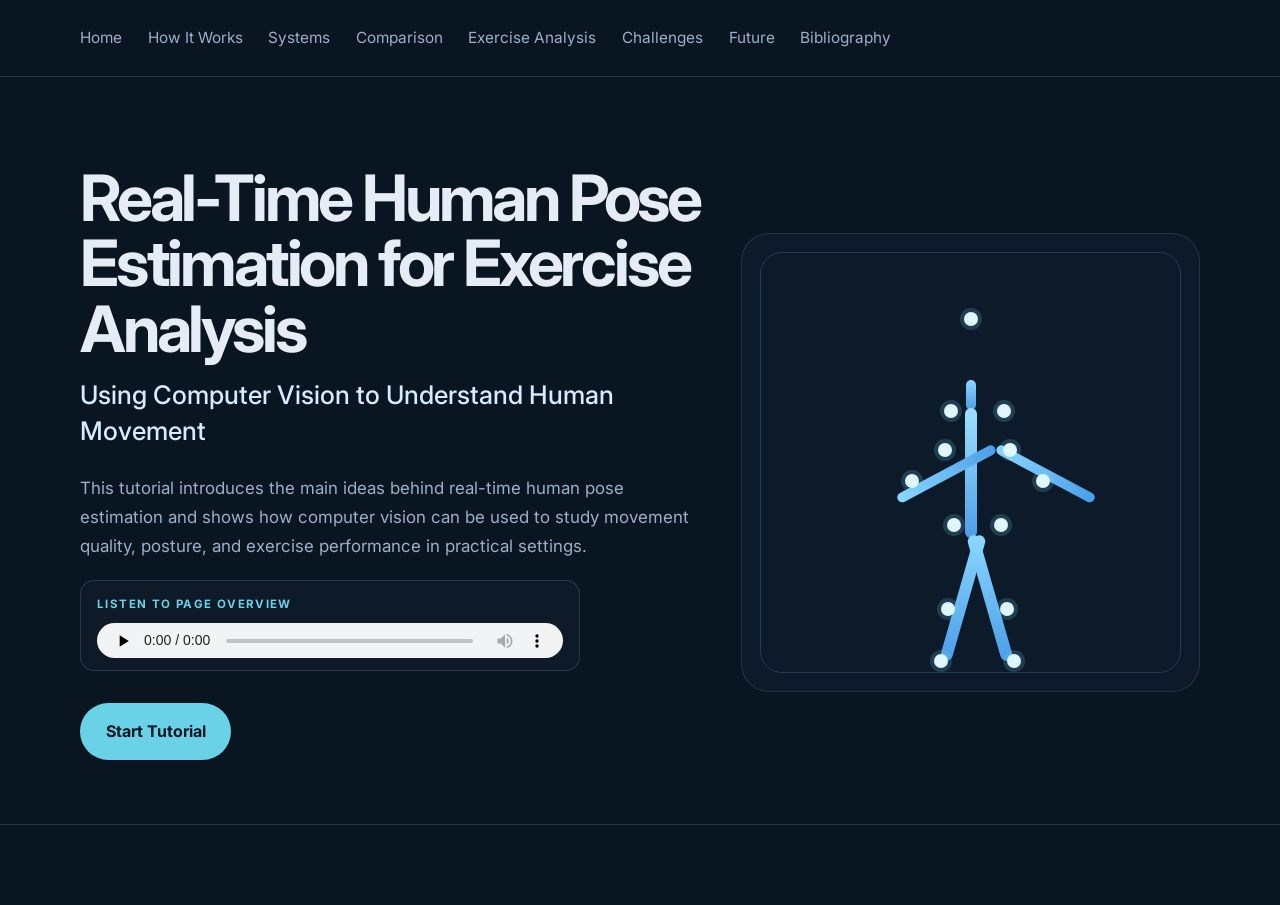
<file: index.html>
<!DOCTYPE html>
<html lang="en">
  <head>
    <meta charset="UTF-8" />
    <meta name="viewport" content="width=device-width, initial-scale=1.0" />
    <meta
      name="description"
      content="Tutorial on real-time human pose estimation for exercise analysis."
    />
    <title>Real-Time Human Pose Estimation for Exercise Analysis</title>
    <link rel="preconnect" href="https://fonts.googleapis.com" />
    <link rel="preconnect" href="https://fonts.gstatic.com" crossorigin />
    <link
      href="https://fonts.googleapis.com/css2?family=Inter:wght@400;500;600;700;800&display=swap"
      rel="stylesheet"
    />
    <link rel="stylesheet" href="style.css" />
  </head>
  <body>
    <header class="site-header">
      <nav class="nav container" aria-label="Main navigation">
        <div class="nav-links">
          <a href="index.html">Home</a>
          <a href="how-it-works.html">How It Works</a>
          <a href="systems.html">Systems</a>
          <a href="comparison.html">Comparison</a>
          <a href="exercise-analysis.html">Exercise Analysis</a>
          <a href="challenges.html">Challenges</a>
          <a href="future.html">Future</a>
          <a href="bibliography.html">Bibliography</a>
        </div>
      </nav>
    </header>

    <main id="top">
      <section class="hero">
        <div class="container hero-grid">
          <div class="hero-copy">
            <h1>Real-Time Human Pose Estimation for Exercise Analysis</h1>
            <p class="subtitle">Using Computer Vision to Understand Human Movement</p>
            <p class="intro">
              This tutorial introduces the main ideas behind real-time human pose
              estimation and shows how computer vision can be used to study movement
              quality, posture, and exercise performance in practical settings.
            </p>

            <section class="page-audio" aria-label="Page overview audio">
              <div class="audio-label">Listen to Page Overview</div>
              <audio controls preload="none">
                <source src="audio/Home.m4a" type="audio/mp4" />
                Your browser does not support the audio element.
              </audio>
            </section>

            <div class="actions">
              <a class="primary-button" href="how-it-works.html">Start Tutorial</a>
            </div>
          </div>

          <div class="hero-visual" aria-label="Abstract human pose illustration">
            <div class="visual-card">
              <div class="pose-diagram">
                <span class="joint head"></span>
                <span class="bone neck"></span>
                <span class="bone torso"></span>
                <span class="bone left-arm"></span>
                <span class="bone right-arm"></span>
                <span class="bone left-leg"></span>
                <span class="bone right-leg"></span>
                <span class="joint shoulder left"></span>
                <span class="joint shoulder right"></span>
                <span class="joint elbow left"></span>
                <span class="joint elbow right"></span>
                <span class="joint wrist left"></span>
                <span class="joint wrist right"></span>
                <span class="joint hip left"></span>
                <span class="joint hip right"></span>
                <span class="joint knee left"></span>
                <span class="joint knee right"></span>
                <span class="joint ankle left"></span>
                <span class="joint ankle right"></span>
              </div>
            </div>
          </div>
        </div>
      </section>

    </main>

    <footer class="site-footer" id="about">
      <div class="container footer-inner">
        <p></p>
        <p></p>
      </div>
    </footer>
  </body>
</html>
</file>
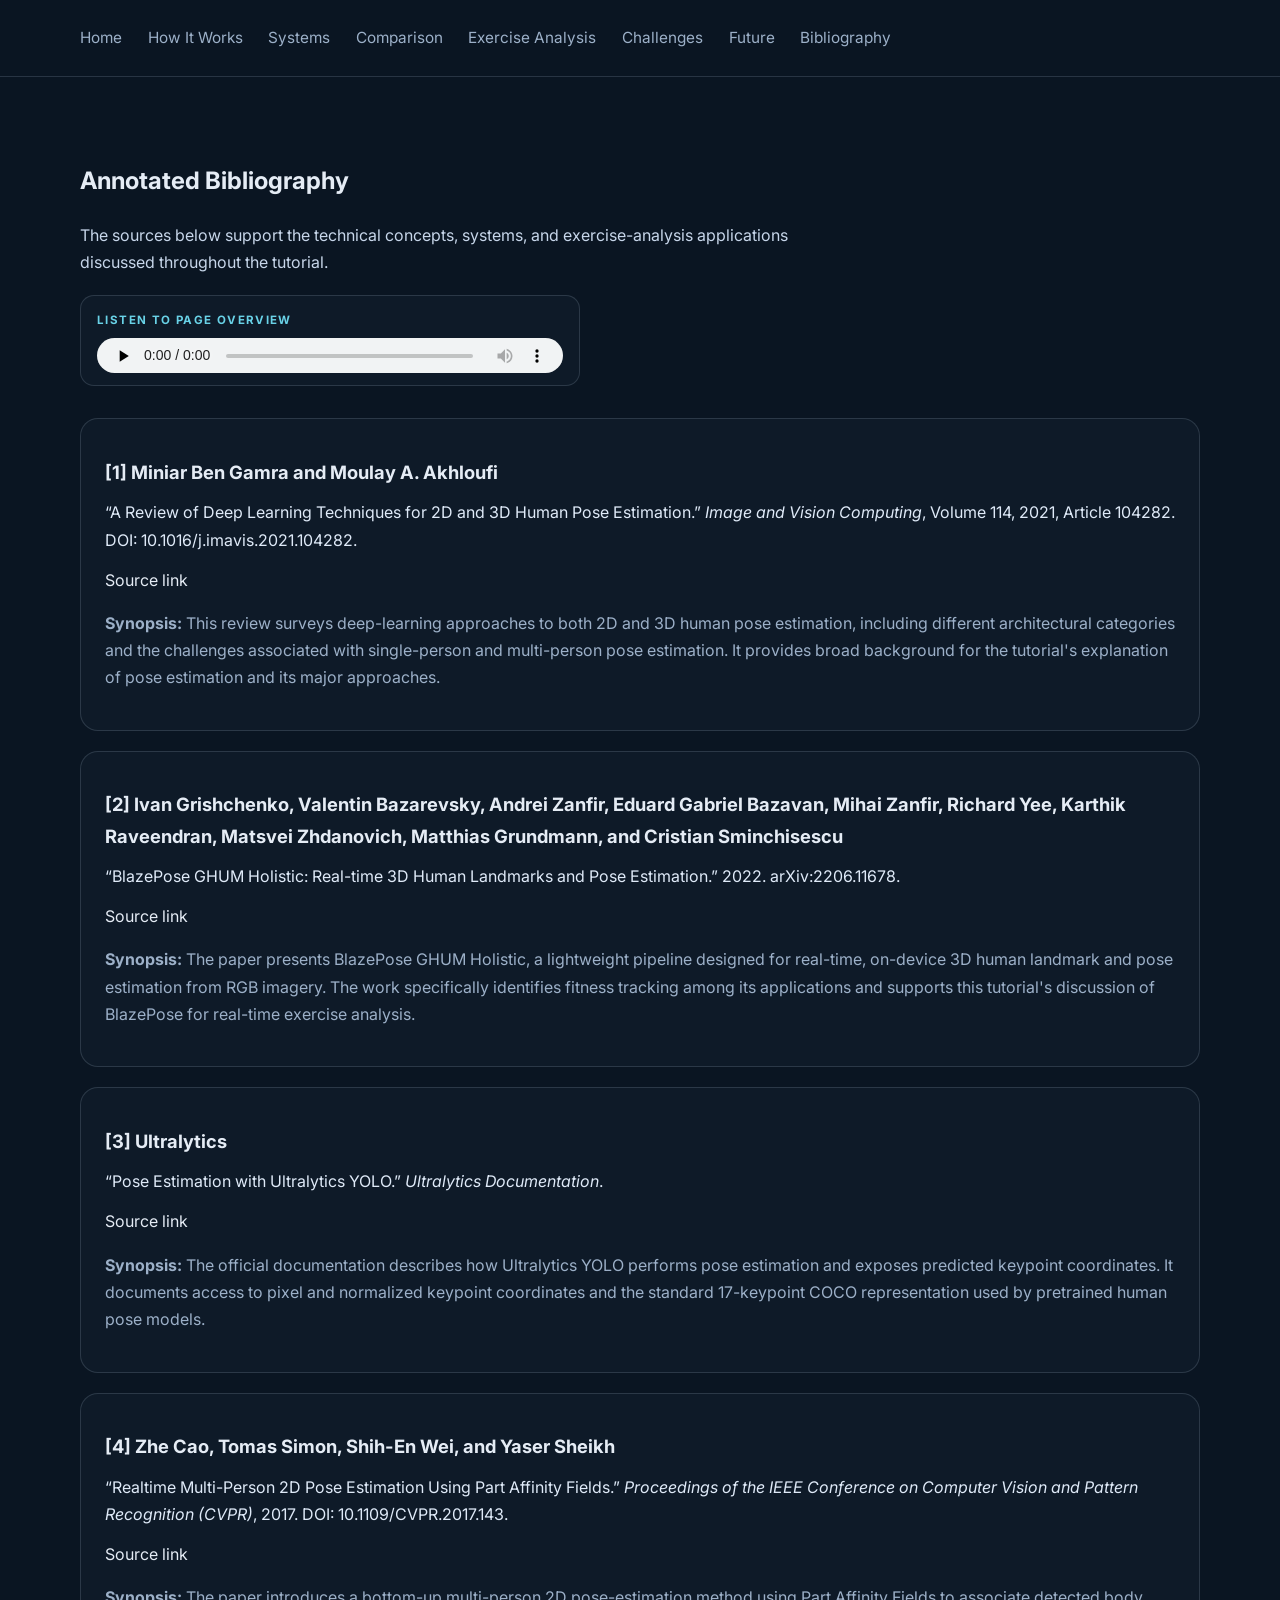
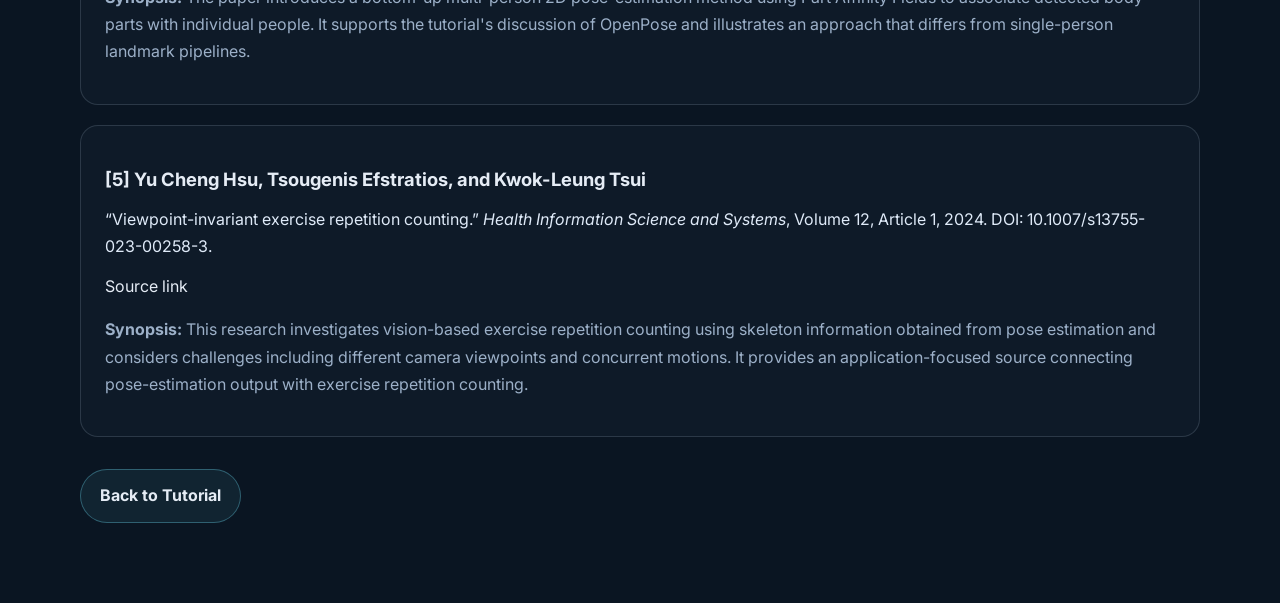
<file: bibliography.html>
<!DOCTYPE html>
<html lang="en">
  <head>
    <meta charset="UTF-8" />
    <meta name="viewport" content="width=device-width, initial-scale=1.0" />
    <meta
      name="description"
      content="Bibliography section for the tutorial on real-time human pose estimation."
    />
    <title>Bibliography | Real-Time Human Pose Estimation</title>
    <link rel="preconnect" href="https://fonts.googleapis.com" />
    <link rel="preconnect" href="https://fonts.gstatic.com" crossorigin />
    <link
      href="https://fonts.googleapis.com/css2?family=Inter:wght@400;500;600;700;800&display=swap"
      rel="stylesheet"
    />
    <link rel="stylesheet" href="style.css" />
  </head>
  <body>
    <header class="site-header">
      <nav class="nav container" aria-label="Main navigation">
        <div class="nav-links">
          <a href="index.html">Home</a>
          <a href="how-it-works.html">How It Works</a>
          <a href="systems.html">Systems</a>
          <a href="comparison.html">Comparison</a>
          <a href="exercise-analysis.html">Exercise Analysis</a>
          <a href="challenges.html">Challenges</a>
          <a href="future.html">Future</a>
          <a href="bibliography.html">Bibliography</a>
        </div>
      </nav>
    </header>

    <main class="container" style="padding: 4rem 0 5rem;">
      <section aria-labelledby="page-title">
        <h1 id="page-title">Annotated Bibliography</h1>
        <p class="lead" style="max-width: 760px; margin-top: 1rem; color: #c7d6ea;">
          The sources below support the technical concepts, systems, and exercise-analysis
          applications discussed throughout the tutorial.
        </p>

        <section class="page-audio" aria-label="Page overview audio">
          <div class="audio-label">Listen to Page Overview</div>
          <audio controls preload="none">
            <source src="audio/Bibliography (2).m4a" />
            Your browser does not support the audio element.
          </audio>
        </section>

        <div style="margin-top: 2rem; display: grid; gap: 1.25rem;">
          <article id="ref1" class="card" style="padding: 1.4rem 1.5rem; border-radius: 18px; background: rgba(17, 30, 44, 0.72); border: 1px solid rgba(148, 163, 184, 0.22);">
            <h2 style="font-size: 1.15rem; margin-bottom: 0.7rem;">[1] Miniar Ben Gamra and Moulay A. Akhloufi</h2>
            <p style="margin: 0; color: #dfeaf8;">
              “A Review of Deep Learning Techniques for 2D and 3D Human Pose Estimation.” <em>Image and Vision Computing</em>, Volume 114, 2021, Article 104282. DOI: 10.1016/j.imavis.2021.104282.
            </p>
            <p style="margin-top: 0.8rem;">
              <a href="https://doi.org/10.1016/j.imavis.2021.104282" target="_blank" rel="noreferrer">Source link</a>
            </p>
            <p style="margin-top: 0.8rem; color: #9cb0c8;"><strong>Synopsis:</strong> This review surveys deep-learning approaches to both 2D and 3D human pose estimation, including different architectural categories and the challenges associated with single-person and multi-person pose estimation. It provides broad background for the tutorial's explanation of pose estimation and its major approaches.</p>
          </article>

          <article id="ref2" class="card" style="padding: 1.4rem 1.5rem; border-radius: 18px; background: rgba(17, 30, 44, 0.72); border: 1px solid rgba(148, 163, 184, 0.22);">
            <h2 style="font-size: 1.15rem; margin-bottom: 0.7rem;">[2] Ivan Grishchenko, Valentin Bazarevsky, Andrei Zanfir, Eduard Gabriel Bazavan, Mihai Zanfir, Richard Yee, Karthik Raveendran, Matsvei Zhdanovich, Matthias Grundmann, and Cristian Sminchisescu</h2>
            <p style="margin: 0; color: #dfeaf8;">
              “BlazePose GHUM Holistic: Real-time 3D Human Landmarks and Pose Estimation.” 2022. arXiv:2206.11678.
            </p>
            <p style="margin-top: 0.8rem;">
              <a href="https://arxiv.org/abs/2206.11678" target="_blank" rel="noreferrer">Source link</a>
            </p>
            <p style="margin-top: 0.8rem; color: #9cb0c8;"><strong>Synopsis:</strong> The paper presents BlazePose GHUM Holistic, a lightweight pipeline designed for real-time, on-device 3D human landmark and pose estimation from RGB imagery. The work specifically identifies fitness tracking among its applications and supports this tutorial's discussion of BlazePose for real-time exercise analysis.</p>
          </article>

          <article id="ref3" class="card" style="padding: 1.4rem 1.5rem; border-radius: 18px; background: rgba(17, 30, 44, 0.72); border: 1px solid rgba(148, 163, 184, 0.22);">
            <h2 style="font-size: 1.15rem; margin-bottom: 0.7rem;">[3] Ultralytics</h2>
            <p style="margin: 0; color: #dfeaf8;">
              “Pose Estimation with Ultralytics YOLO.” <em>Ultralytics Documentation</em>.
            </p>
            <p style="margin-top: 0.8rem;">
              <a href="https://docs.ultralytics.com/tasks/pose/" target="_blank" rel="noreferrer">Source link</a>
            </p>
            <p style="margin-top: 0.8rem; color: #9cb0c8;"><strong>Synopsis:</strong> The official documentation describes how Ultralytics YOLO performs pose estimation and exposes predicted keypoint coordinates. It documents access to pixel and normalized keypoint coordinates and the standard 17-keypoint COCO representation used by pretrained human pose models.</p>
          </article>

          <article id="ref4" class="card" style="padding: 1.4rem 1.5rem; border-radius: 18px; background: rgba(17, 30, 44, 0.72); border: 1px solid rgba(148, 163, 184, 0.22);">
            <h2 style="font-size: 1.15rem; margin-bottom: 0.7rem;">[4] Zhe Cao, Tomas Simon, Shih-En Wei, and Yaser Sheikh</h2>
            <p style="margin: 0; color: #dfeaf8;">
              “Realtime Multi-Person 2D Pose Estimation Using Part Affinity Fields.” <em>Proceedings of the IEEE Conference on Computer Vision and Pattern Recognition (CVPR)</em>, 2017. DOI: 10.1109/CVPR.2017.143.
            </p>
            <p style="margin-top: 0.8rem;">
              <a href="https://openaccess.thecvf.com/content_cvpr_2017/html/Cao_Realtime_Multi-Person_2D_CVPR_2017_paper.html" target="_blank" rel="noreferrer">Source link</a>
            </p>
            <p style="margin-top: 0.8rem; color: #9cb0c8;"><strong>Synopsis:</strong> The paper introduces a bottom-up multi-person 2D pose-estimation method using Part Affinity Fields to associate detected body parts with individual people. It supports the tutorial's discussion of OpenPose and illustrates an approach that differs from single-person landmark pipelines.</p>
          </article>

          <article id="ref5" class="card" style="padding: 1.4rem 1.5rem; border-radius: 18px; background: rgba(17, 30, 44, 0.72); border: 1px solid rgba(148, 163, 184, 0.22);">
            <h2 style="font-size: 1.15rem; margin-bottom: 0.7rem;">[5] Yu Cheng Hsu, Tsougenis Efstratios, and Kwok-Leung Tsui</h2>
            <p style="margin: 0; color: #dfeaf8;">
              “Viewpoint-invariant exercise repetition counting.” <em>Health Information Science and Systems</em>, Volume 12, Article 1, 2024. DOI: 10.1007/s13755-023-00258-3.
            </p>
            <p style="margin-top: 0.8rem;">
              <a href="https://doi.org/10.1007/s13755-023-00258-3" target="_blank" rel="noreferrer">Source link</a>
            </p>
            <p style="margin-top: 0.8rem; color: #9cb0c8;"><strong>Synopsis:</strong> This research investigates vision-based exercise repetition counting using skeleton information obtained from pose estimation and considers challenges including different camera viewpoints and concurrent motions. It provides an application-focused source connecting pose-estimation output with exercise repetition counting.</p>
          </article>
        </div>

        <div style="margin-top: 2rem; text-align: left;">
          <a class="nav-button" href="index.html">Back to Tutorial</a>
        </div>
      </section>
    </main>
  </body>
</html>
</file>
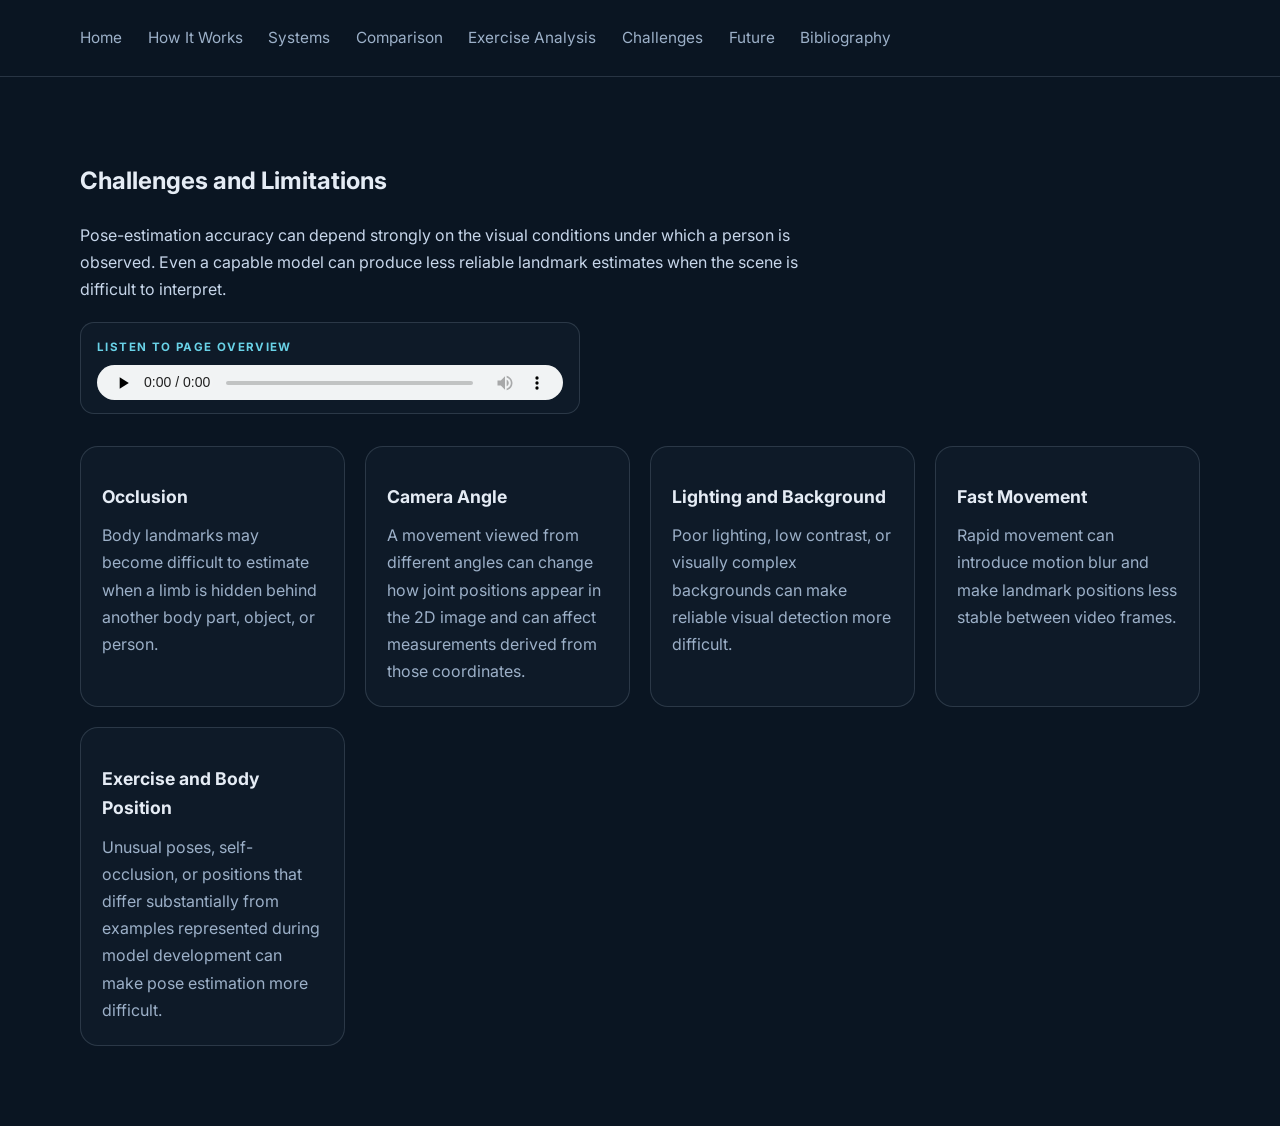
<file: challenges.html>
<!DOCTYPE html>
<html lang="en">
  <head>
    <meta charset="UTF-8" />
    <meta name="viewport" content="width=device-width, initial-scale=1.0" />
    <meta
      name="description"
      content="Challenges section for the tutorial on human pose estimation."
    />
    <title>Challenges | Real-Time Human Pose Estimation</title>
    <link rel="preconnect" href="https://fonts.googleapis.com" />
    <link rel="preconnect" href="https://fonts.gstatic.com" crossorigin />
    <link
      href="https://fonts.googleapis.com/css2?family=Inter:wght@400;500;600;700;800&display=swap"
      rel="stylesheet"
    />
    <link rel="stylesheet" href="style.css" />
  </head>
  <body>
    <header class="site-header">
      <nav class="nav container" aria-label="Main navigation">
        <div class="nav-links">
          <a href="index.html">Home</a>
          <a href="how-it-works.html">How It Works</a>
          <a href="systems.html">Systems</a>
          <a href="comparison.html">Comparison</a>
          <a href="exercise-analysis.html">Exercise Analysis</a>
          <a href="challenges.html">Challenges</a>
          <a href="future.html">Future</a>
          <a href="bibliography.html">Bibliography</a>
        </div>
      </nav>
    </header>

    <main class="container" style="padding: 4rem 0 5rem;">
      <section aria-labelledby="page-title">
        <h1 id="page-title">Challenges and Limitations</h1>
        <p class="lead" style="max-width: 760px; margin-top: 1rem; color: #c7d6ea;">
          Pose-estimation accuracy can depend strongly on the visual conditions under which a
          person is observed. Even a capable model can produce less reliable landmark estimates
          when the scene is difficult to interpret.
        </p>

        <section class="page-audio" aria-label="Page overview audio">
          <div class="audio-label">Listen to Page Overview</div>
          <audio controls preload="none">
            <source src="audio/Challenges.m4a" type="audio/mp4" />
            Your browser does not support the audio element.
          </audio>
        </section>

        <div class="card-grid" style="margin-top: 2rem; display: grid; grid-template-columns: repeat(auto-fit, minmax(220px, 1fr)); gap: 1.25rem;">
          <article class="card" style="padding: 1.3rem; border-radius: 18px; background: rgba(17, 30, 44, 0.72); border: 1px solid rgba(148, 163, 184, 0.22);">
            <h2 style="font-size: 1.1rem; margin-bottom: 0.65rem;">Occlusion</h2>
            <p style="margin: 0; color: #9cb0c8;">
              Body landmarks may become difficult to estimate when a limb is hidden behind another body part, object, or person.
            </p>
          </article>

          <article class="card" style="padding: 1.3rem; border-radius: 18px; background: rgba(17, 30, 44, 0.72); border: 1px solid rgba(148, 163, 184, 0.22);">
            <h2 style="font-size: 1.1rem; margin-bottom: 0.65rem;">Camera Angle</h2>
            <p style="margin: 0; color: #9cb0c8;">
              A movement viewed from different angles can change how joint positions appear in the 2D image and can affect measurements derived from those coordinates.
            </p>
          </article>

          <article class="card" style="padding: 1.3rem; border-radius: 18px; background: rgba(17, 30, 44, 0.72); border: 1px solid rgba(148, 163, 184, 0.22);">
            <h2 style="font-size: 1.1rem; margin-bottom: 0.65rem;">Lighting and Background</h2>
            <p style="margin: 0; color: #9cb0c8;">
              Poor lighting, low contrast, or visually complex backgrounds can make reliable visual detection more difficult.
            </p>
          </article>

          <article class="card" style="padding: 1.3rem; border-radius: 18px; background: rgba(17, 30, 44, 0.72); border: 1px solid rgba(148, 163, 184, 0.22);">
            <h2 style="font-size: 1.1rem; margin-bottom: 0.65rem;">Fast Movement</h2>
            <p style="margin: 0; color: #9cb0c8;">
              Rapid movement can introduce motion blur and make landmark positions less stable between video frames.
            </p>
          </article>

          <article class="card" style="padding: 1.3rem; border-radius: 18px; background: rgba(17, 30, 44, 0.72); border: 1px solid rgba(148, 163, 184, 0.22);">
            <h2 style="font-size: 1.1rem; margin-bottom: 0.65rem;">Exercise and Body Position</h2>
            <p style="margin: 0; color: #9cb0c8;">
              Unusual poses, self-occlusion, or positions that differ substantially from examples represented during model development can make pose estimation more difficult.
            </p>
          </article>
        </div>

      </section>
    </main>
  </body>
</html>
</file>
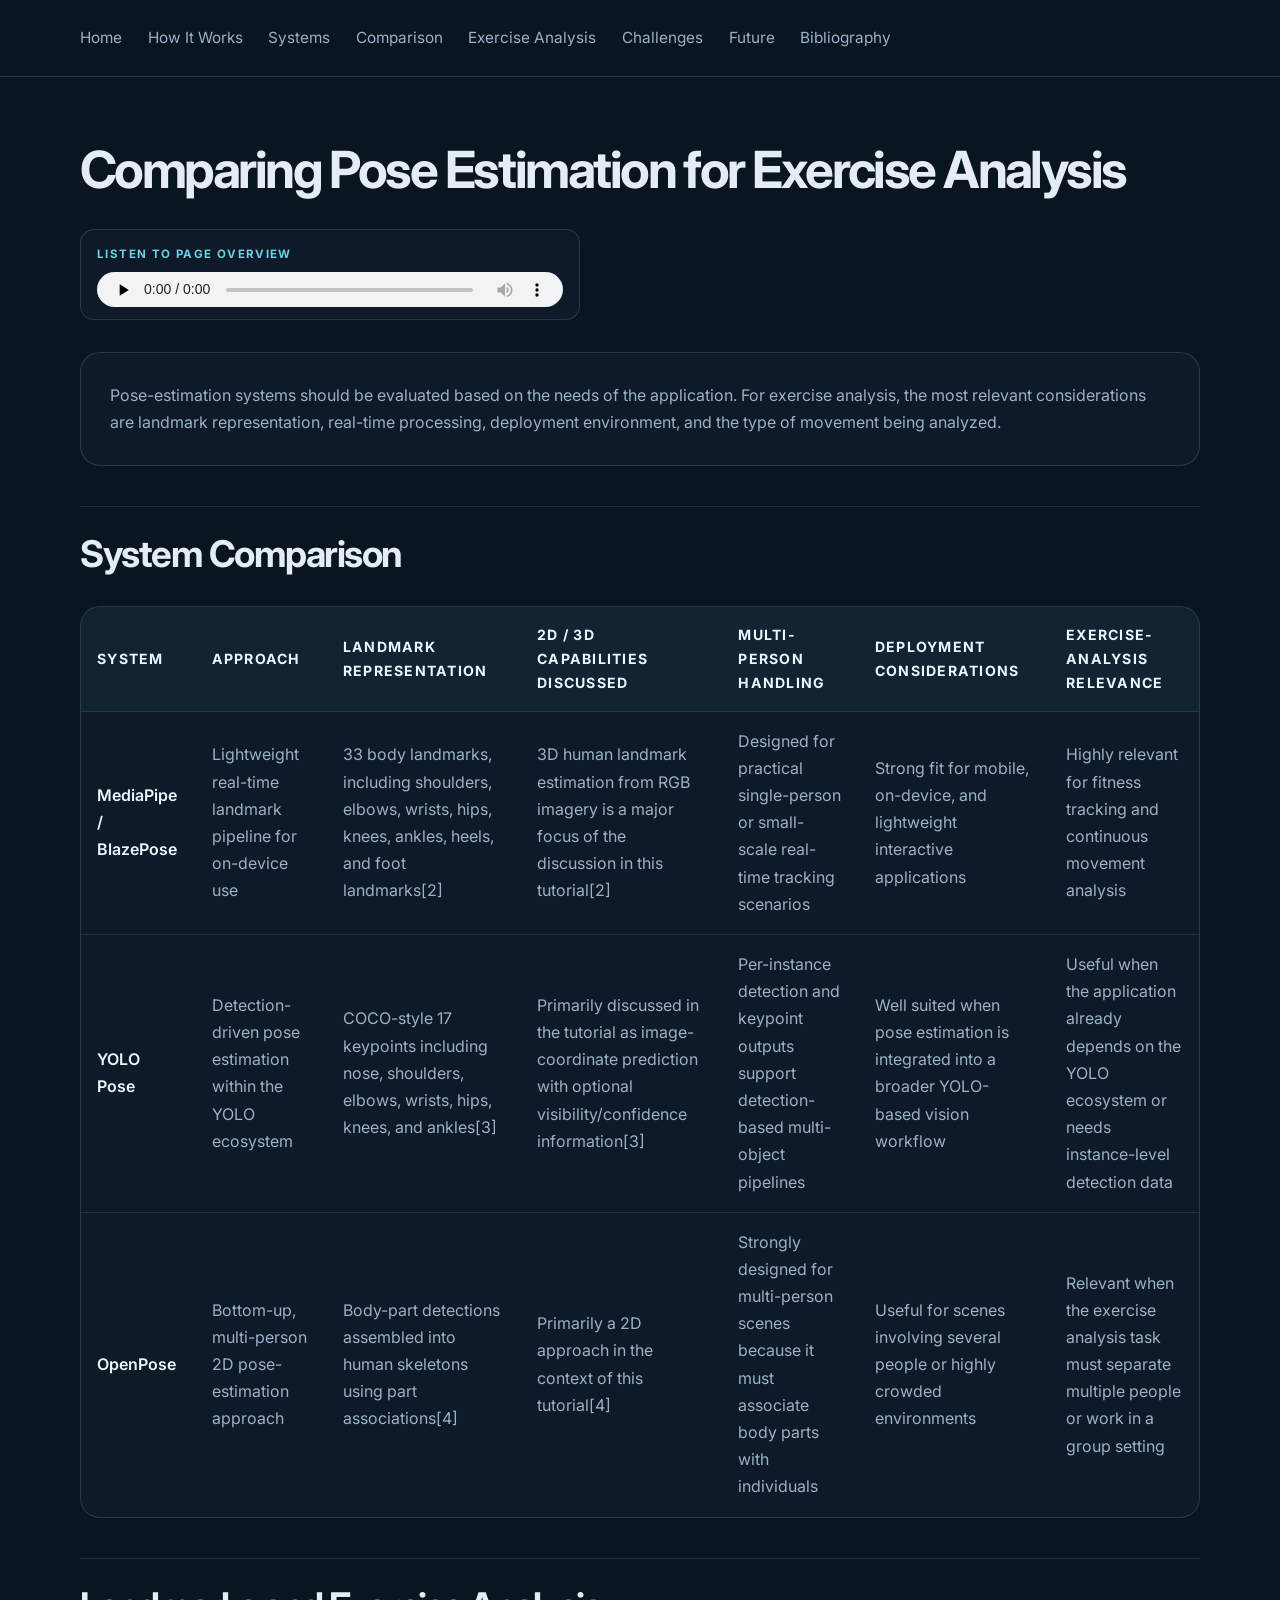
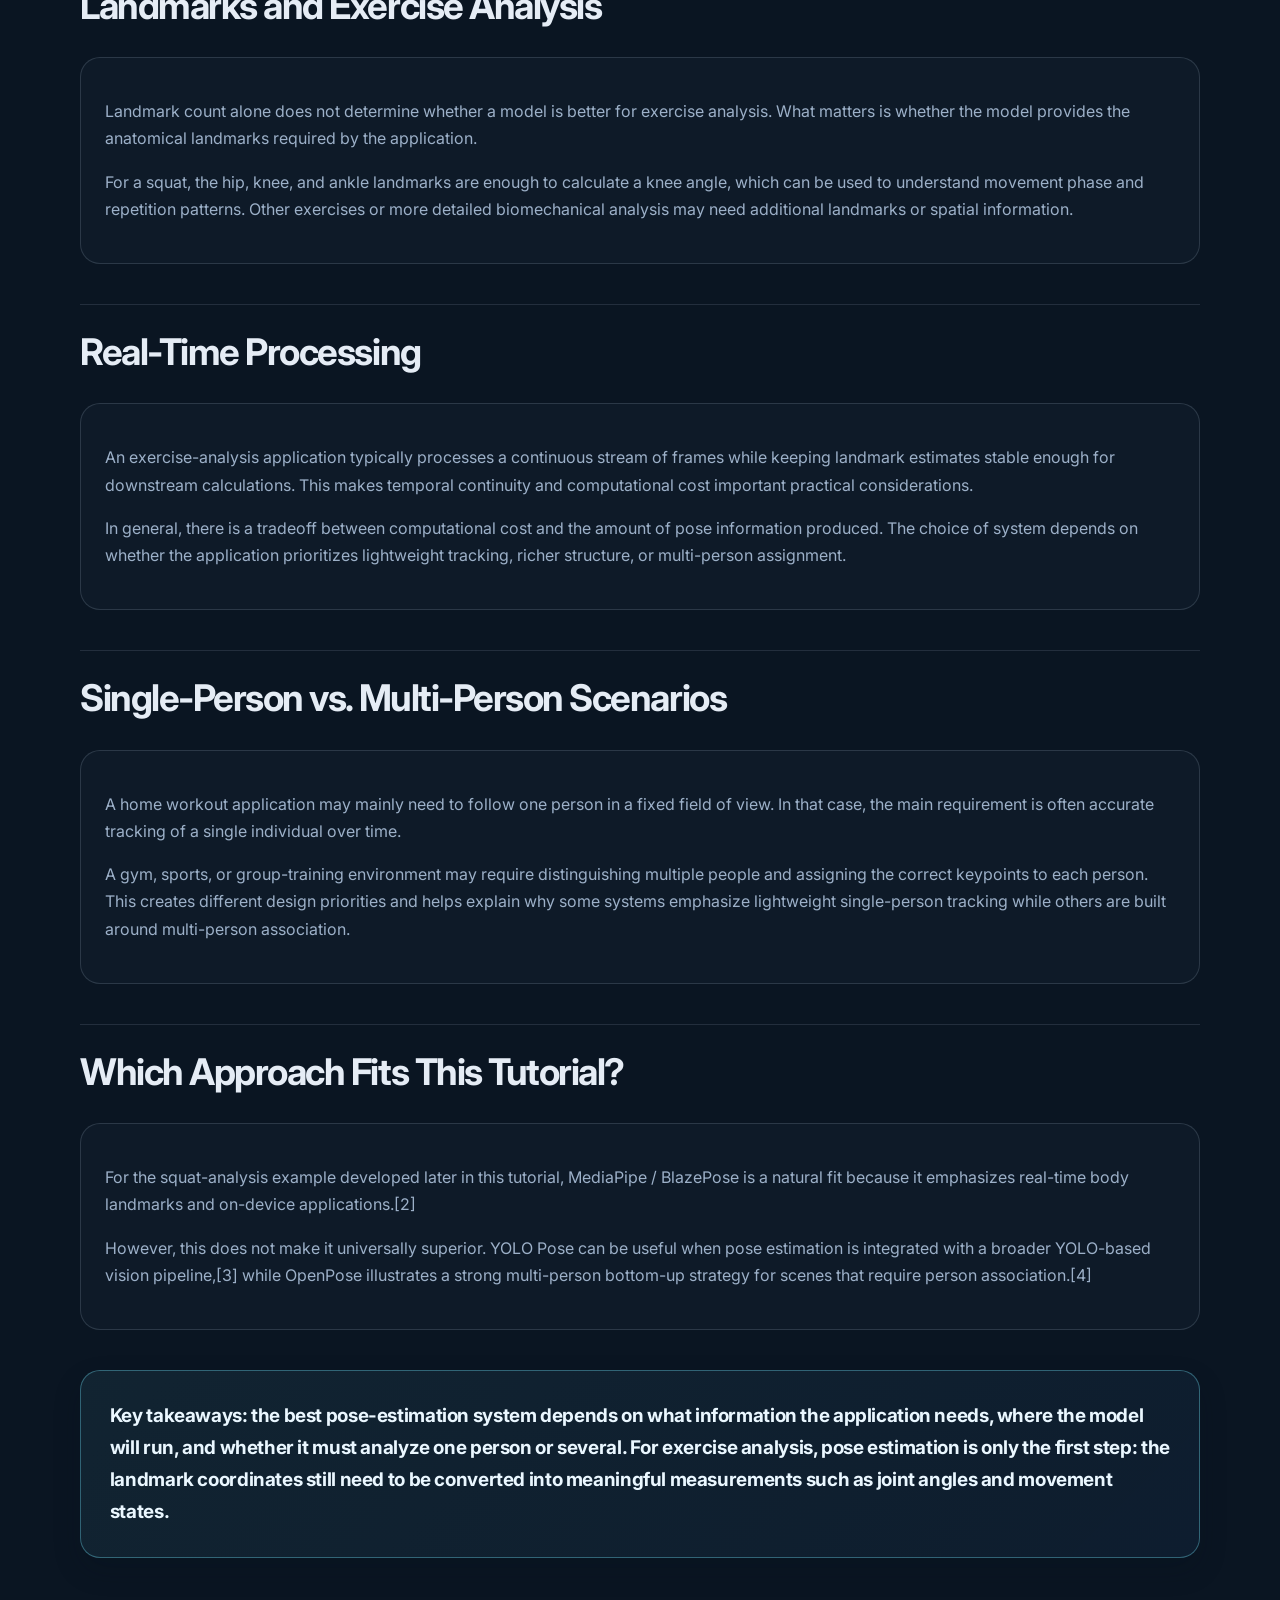
<file: comparison.html>
<!DOCTYPE html>
<html lang="en">
  <head>
    <meta charset="UTF-8" />
    <meta name="viewport" content="width=device-width, initial-scale=1.0" />
    <meta
      name="description"
      content="Comparison section for the tutorial on pose estimation systems."
    />
    <title>Comparison | Real-Time Human Pose Estimation</title>
    <link rel="preconnect" href="https://fonts.googleapis.com" />
    <link rel="preconnect" href="https://fonts.gstatic.com" crossorigin />
    <link
      href="https://fonts.googleapis.com/css2?family=Inter:wght@400;500;600;700;800&display=swap"
      rel="stylesheet"
    />
    <link rel="stylesheet" href="style.css" />
  </head>
  <body>
    <header class="site-header">
      <nav class="nav container" aria-label="Main navigation">
        <div class="nav-links">
          <a href="index.html">Home</a>
          <a href="how-it-works.html">How It Works</a>
          <a href="systems.html">Systems</a>
          <a href="comparison.html">Comparison</a>
          <a href="exercise-analysis.html">Exercise Analysis</a>
          <a href="challenges.html">Challenges</a>
          <a href="future.html">Future</a>
          <a href="bibliography.html">Bibliography</a>
        </div>
      </nav>
    </header>

    <main class="container" style="padding: 4rem 0 5rem;">
      <article aria-labelledby="page-title">
        <header style="margin-bottom: 2rem;">
          <h1 id="page-title" style="margin: 0; font-size: clamp(2.4rem, 4vw, 3.5rem); line-height: 1.1; letter-spacing: -0.05em;">
            Comparing Pose Estimation for Exercise Analysis
          </h1>
        </header>

        <section class="page-audio" aria-label="Page overview audio">
          <div class="audio-label">Listen to Page Overview</div>
          <audio controls preload="none">
            <source src="audio/Comparison.m4a" type="audio/mp4" />
            Your browser does not support the audio element.
          </audio>
        </section>

        <section aria-labelledby="intro" style="margin-bottom: 2.5rem;">
          <div style="padding: 1.8rem; border: 1px solid rgba(148, 163, 184, 0.22); border-radius: 20px; background: rgba(17, 30, 44, 0.72); color: var(--muted);">
            <p id="intro" style="margin: 0;">
              Pose-estimation systems should be evaluated based on the needs of the
              application. For exercise analysis, the most relevant considerations are landmark
              representation, real-time processing, deployment environment, and the type of
              movement being analyzed.
            </p>
          </div>
        </section>

        <section aria-labelledby="comparison-table" style="margin-top: 2rem; padding-top: 1rem; border-top: 1px solid rgba(148, 163, 184, 0.18);">
          <h2 id="comparison-table" style="margin: 0 0 1.25rem; font-size: clamp(1.7rem, 3vw, 2.3rem); letter-spacing: -0.04em;">System Comparison</h2>

          <div style="overflow-x: auto; border: 1px solid rgba(148, 163, 184, 0.22); border-radius: 20px; background: rgba(17, 30, 44, 0.72);">
            <table style="width: 100%; border-collapse: collapse; min-width: 760px; color: var(--muted);">
              <thead>
                <tr style="background: rgba(105, 210, 231, 0.05);">
                  <th style="padding: 1rem; text-align: left; font-size: 0.88rem; letter-spacing: 0.09em; text-transform: uppercase; color: #eaf7ff; border-bottom: 1px solid rgba(148, 163, 184, 0.2);">System</th>
                  <th style="padding: 1rem; text-align: left; font-size: 0.88rem; letter-spacing: 0.09em; text-transform: uppercase; color: #eaf7ff; border-bottom: 1px solid rgba(148, 163, 184, 0.2);">Approach</th>
                  <th style="padding: 1rem; text-align: left; font-size: 0.88rem; letter-spacing: 0.09em; text-transform: uppercase; color: #eaf7ff; border-bottom: 1px solid rgba(148, 163, 184, 0.2);">Landmark representation</th>
                  <th style="padding: 1rem; text-align: left; font-size: 0.88rem; letter-spacing: 0.09em; text-transform: uppercase; color: #eaf7ff; border-bottom: 1px solid rgba(148, 163, 184, 0.2);">2D / 3D capabilities discussed</th>
                  <th style="padding: 1rem; text-align: left; font-size: 0.88rem; letter-spacing: 0.09em; text-transform: uppercase; color: #eaf7ff; border-bottom: 1px solid rgba(148, 163, 184, 0.2);">Multi-person handling</th>
                  <th style="padding: 1rem; text-align: left; font-size: 0.88rem; letter-spacing: 0.09em; text-transform: uppercase; color: #eaf7ff; border-bottom: 1px solid rgba(148, 163, 184, 0.2);">Deployment considerations</th>
                  <th style="padding: 1rem; text-align: left; font-size: 0.88rem; letter-spacing: 0.09em; text-transform: uppercase; color: #eaf7ff; border-bottom: 1px solid rgba(148, 163, 184, 0.2);">Exercise-analysis relevance</th>
                </tr>
              </thead>
              <tbody>
                <tr>
                  <td style="padding: 1rem; border-bottom: 1px solid rgba(148, 163, 184, 0.16); color: #eaf7ff; font-weight: 600;">MediaPipe / BlazePose</td>
                  <td style="padding: 1rem; border-bottom: 1px solid rgba(148, 163, 184, 0.16);">Lightweight real-time landmark pipeline for on-device use</td>
                  <td style="padding: 1rem; border-bottom: 1px solid rgba(148, 163, 184, 0.16);">33 body landmarks, including shoulders, elbows, wrists, hips, knees, ankles, heels, and foot landmarks<a href="bibliography.html#ref2" aria-label="Reference 2">[2]</a></td>
                  <td style="padding: 1rem; border-bottom: 1px solid rgba(148, 163, 184, 0.16);">3D human landmark estimation from RGB imagery is a major focus of the discussion in this tutorial<a href="bibliography.html#ref2" aria-label="Reference 2">[2]</a></td>
                  <td style="padding: 1rem; border-bottom: 1px solid rgba(148, 163, 184, 0.16);">Designed for practical single-person or small-scale real-time tracking scenarios</td>
                  <td style="padding: 1rem; border-bottom: 1px solid rgba(148, 163, 184, 0.16);">Strong fit for mobile, on-device, and lightweight interactive applications</td>
                  <td style="padding: 1rem; border-bottom: 1px solid rgba(148, 163, 184, 0.16);">Highly relevant for fitness tracking and continuous movement analysis</td>
                </tr>
                <tr>
                  <td style="padding: 1rem; border-bottom: 1px solid rgba(148, 163, 184, 0.16); color: #eaf7ff; font-weight: 600;">YOLO Pose</td>
                  <td style="padding: 1rem; border-bottom: 1px solid rgba(148, 163, 184, 0.16);">Detection-driven pose estimation within the YOLO ecosystem</td>
                  <td style="padding: 1rem; border-bottom: 1px solid rgba(148, 163, 184, 0.16);">COCO-style 17 keypoints including nose, shoulders, elbows, wrists, hips, knees, and ankles<a href="bibliography.html#ref3" aria-label="Reference 3">[3]</a></td>
                  <td style="padding: 1rem; border-bottom: 1px solid rgba(148, 163, 184, 0.16);">Primarily discussed in the tutorial as image-coordinate prediction with optional visibility/confidence information<a href="bibliography.html#ref3" aria-label="Reference 3">[3]</a></td>
                  <td style="padding: 1rem; border-bottom: 1px solid rgba(148, 163, 184, 0.16);">Per-instance detection and keypoint outputs support detection-based multi-object pipelines</td>
                  <td style="padding: 1rem; border-bottom: 1px solid rgba(148, 163, 184, 0.16);">Well suited when pose estimation is integrated into a broader YOLO-based vision workflow</td>
                  <td style="padding: 1rem; border-bottom: 1px solid rgba(148, 163, 184, 0.16);">Useful when the application already depends on the YOLO ecosystem or needs instance-level detection data</td>
                </tr>
                <tr>
                  <td style="padding: 1rem; color: #eaf7ff; font-weight: 600;">OpenPose</td>
                  <td style="padding: 1rem;">Bottom-up, multi-person 2D pose-estimation approach</td>
                  <td style="padding: 1rem;">Body-part detections assembled into human skeletons using part associations<a href="bibliography.html#ref4" aria-label="Reference 4">[4]</a></td>
                  <td style="padding: 1rem;">Primarily a 2D approach in the context of this tutorial<a href="bibliography.html#ref4" aria-label="Reference 4">[4]</a></td>
                  <td style="padding: 1rem;">Strongly designed for multi-person scenes because it must associate body parts with individuals</td>
                  <td style="padding: 1rem;">Useful for scenes involving several people or highly crowded environments</td>
                  <td style="padding: 1rem;">Relevant when the exercise analysis task must separate multiple people or work in a group setting</td>
                </tr>
              </tbody>
            </table>
          </div>
        </section>

        <section aria-labelledby="landmarks-exercise-analysis" style="margin-top: 2.5rem; padding-top: 1rem; border-top: 1px solid rgba(148, 163, 184, 0.18);">
          <h2 id="landmarks-exercise-analysis" style="margin: 0 0 1.25rem; font-size: clamp(1.7rem, 3vw, 2.3rem); letter-spacing: -0.04em;">Landmarks and Exercise Analysis</h2>
          <div style="padding: 1.5rem; border: 1px solid rgba(148, 163, 184, 0.22); border-radius: 20px; background: rgba(17, 30, 44, 0.72); color: var(--muted);">
            <p>
              Landmark count alone does not determine whether a model is better for exercise
              analysis. What matters is whether the model provides the anatomical landmarks
              required by the application.
            </p>
            <p>
              For a squat, the hip, knee, and ankle landmarks are enough to calculate a knee
              angle, which can be used to understand movement phase and repetition patterns.
              Other exercises or more detailed biomechanical analysis may need additional
              landmarks or spatial information.
            </p>
          </div>
        </section>

        <section aria-labelledby="real-time-processing" style="margin-top: 2.5rem; padding-top: 1rem; border-top: 1px solid rgba(148, 163, 184, 0.18);">
          <h2 id="real-time-processing" style="margin: 0 0 1.25rem; font-size: clamp(1.7rem, 3vw, 2.3rem); letter-spacing: -0.04em;">Real-Time Processing</h2>
          <div style="padding: 1.5rem; border: 1px solid rgba(148, 163, 184, 0.22); border-radius: 20px; background: rgba(17, 30, 44, 0.72); color: var(--muted);">
            <p>
              An exercise-analysis application typically processes a continuous stream of
              frames while keeping landmark estimates stable enough for downstream calculations.
              This makes temporal continuity and computational cost important practical
              considerations.
            </p>
            <p>
              In general, there is a tradeoff between computational cost and the amount of pose
              information produced. The choice of system depends on whether the application
              prioritizes lightweight tracking, richer structure, or multi-person assignment.
            </p>
          </div>
        </section>

        <section aria-labelledby="single-vs-multi" style="margin-top: 2.5rem; padding-top: 1rem; border-top: 1px solid rgba(148, 163, 184, 0.18);">
          <h2 id="single-vs-multi" style="margin: 0 0 1.25rem; font-size: clamp(1.7rem, 3vw, 2.3rem); letter-spacing: -0.04em;">Single-Person vs. Multi-Person Scenarios</h2>
          <div style="padding: 1.5rem; border: 1px solid rgba(148, 163, 184, 0.22); border-radius: 20px; background: rgba(17, 30, 44, 0.72); color: var(--muted);">
            <p>
              A home workout application may mainly need to follow one person in a fixed field of
              view. In that case, the main requirement is often accurate tracking of a single
              individual over time.
            </p>
            <p>
              A gym, sports, or group-training environment may require distinguishing multiple
              people and assigning the correct keypoints to each person. This creates different
              design priorities and helps explain why some systems emphasize lightweight
              single-person tracking while others are built around multi-person association.
            </p>
          </div>
        </section>

        <section aria-labelledby="which-approach-fits" style="margin-top: 2.5rem; padding-top: 1rem; border-top: 1px solid rgba(148, 163, 184, 0.18);">
          <h2 id="which-approach-fits" style="margin: 0 0 1.25rem; font-size: clamp(1.7rem, 3vw, 2.3rem); letter-spacing: -0.04em;">Which Approach Fits This Tutorial?</h2>
          <div style="padding: 1.5rem; border: 1px solid rgba(148, 163, 184, 0.22); border-radius: 20px; background: rgba(17, 30, 44, 0.72); color: var(--muted);">
            <p>
              For the squat-analysis example developed later in this tutorial, MediaPipe /
              BlazePose is a natural fit because it emphasizes real-time body landmarks and
              on-device applications.<a href="bibliography.html#ref2" aria-label="Reference 2">[2]</a>
            </p>
            <p>
              However, this does not make it universally superior. YOLO Pose can be useful when
              pose estimation is integrated with a broader YOLO-based vision pipeline,<a href="bibliography.html#ref3" aria-label="Reference 3">[3]</a>
              while OpenPose illustrates a strong multi-person bottom-up strategy for scenes that
              require person association.<a href="bibliography.html#ref4" aria-label="Reference 4">[4]</a>
            </p>
          </div>
        </section>

        <section aria-labelledby="key-takeaway" style="margin-top: 2.5rem;">
          <div style="padding: 1.8rem; border: 1px solid rgba(105, 210, 231, 0.38); border-radius: 20px; background: linear-gradient(135deg, rgba(105, 210, 231, 0.08), rgba(78, 167, 255, 0.06)); box-shadow: 0 12px 28px rgba(8, 15, 29, 0.18);">
            <p style="margin: 0; color: #eaf7ff; font-weight: 700; font-size: 1.18rem; letter-spacing: -0.02em;">
              Key takeaways: the best pose-estimation system depends on what information the
              application needs, where the model will run, and whether it must analyze one person
              or several. For exercise analysis, pose estimation is only the first step: the
              landmark coordinates still need to be converted into meaningful measurements such as
              joint angles and movement states.
            </p>
          </div>
        </section>
      </article>
    </main>
  </body>
</html>
</file>
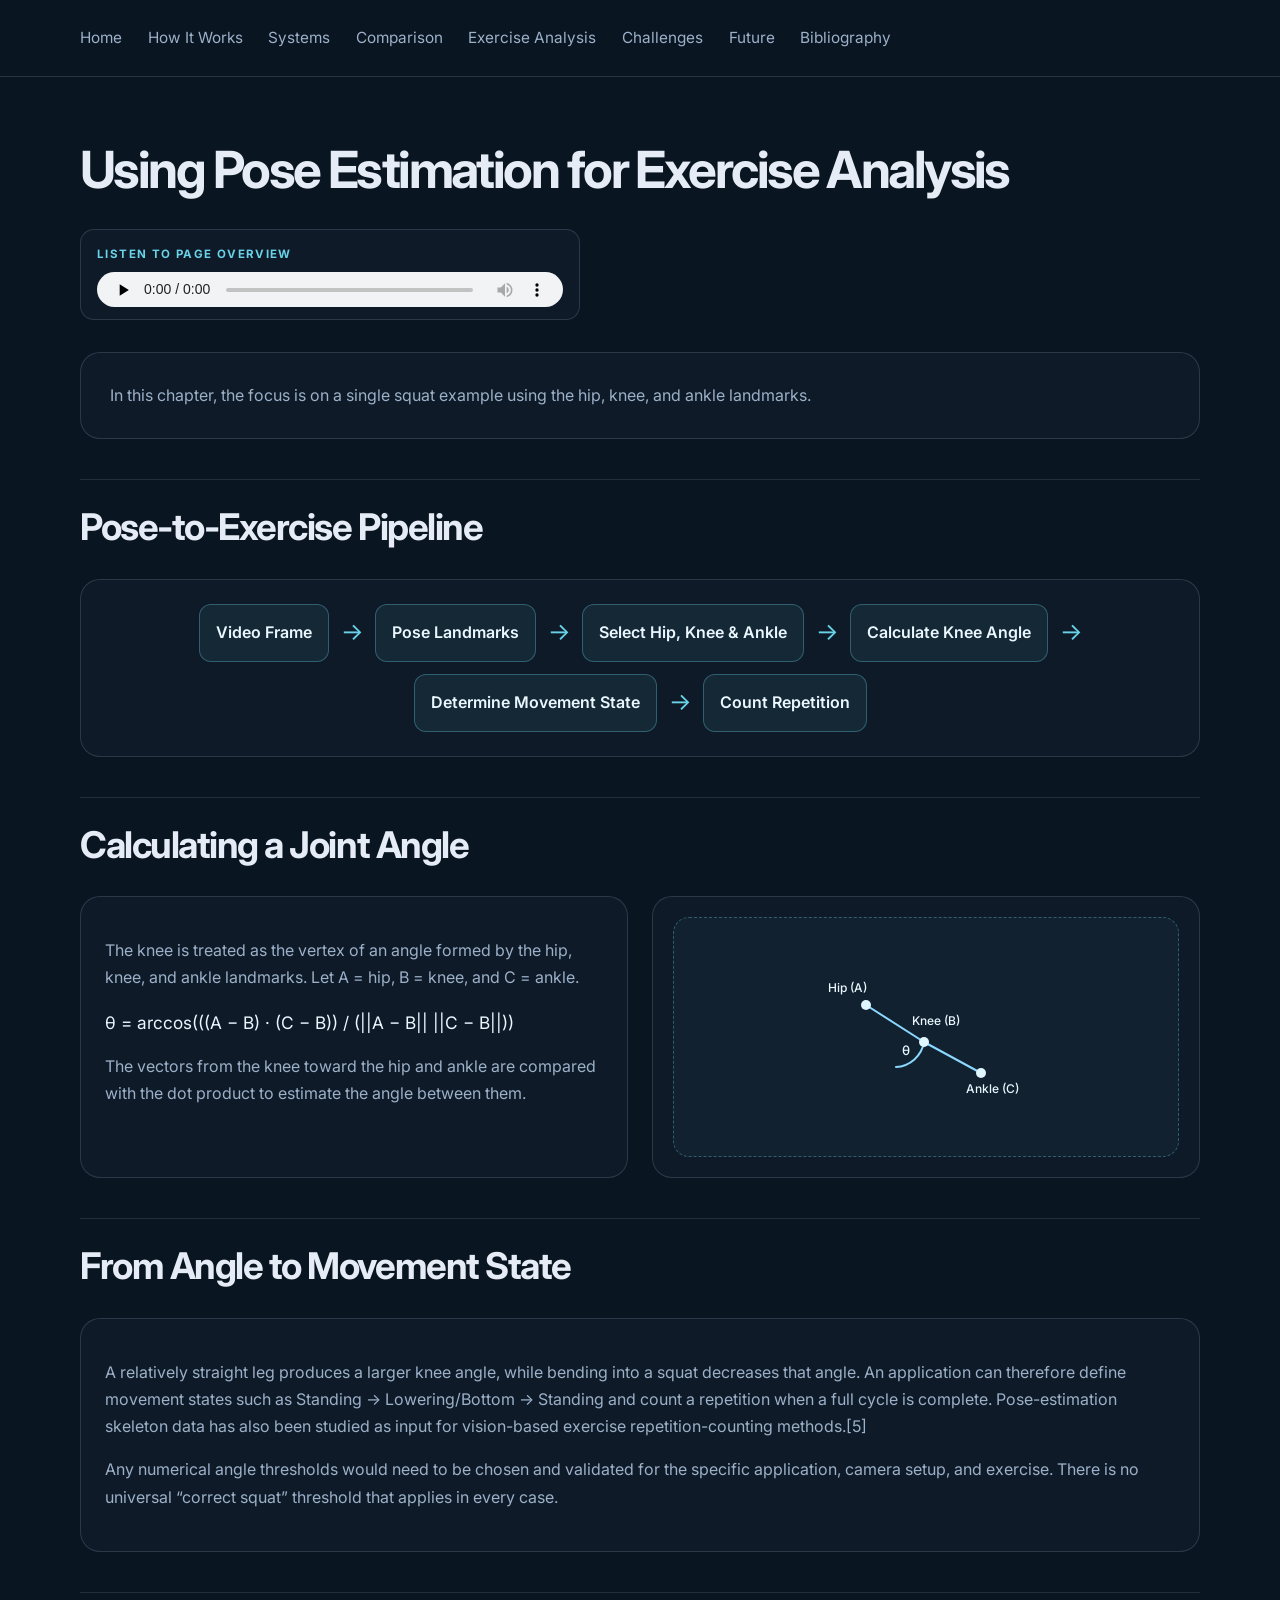
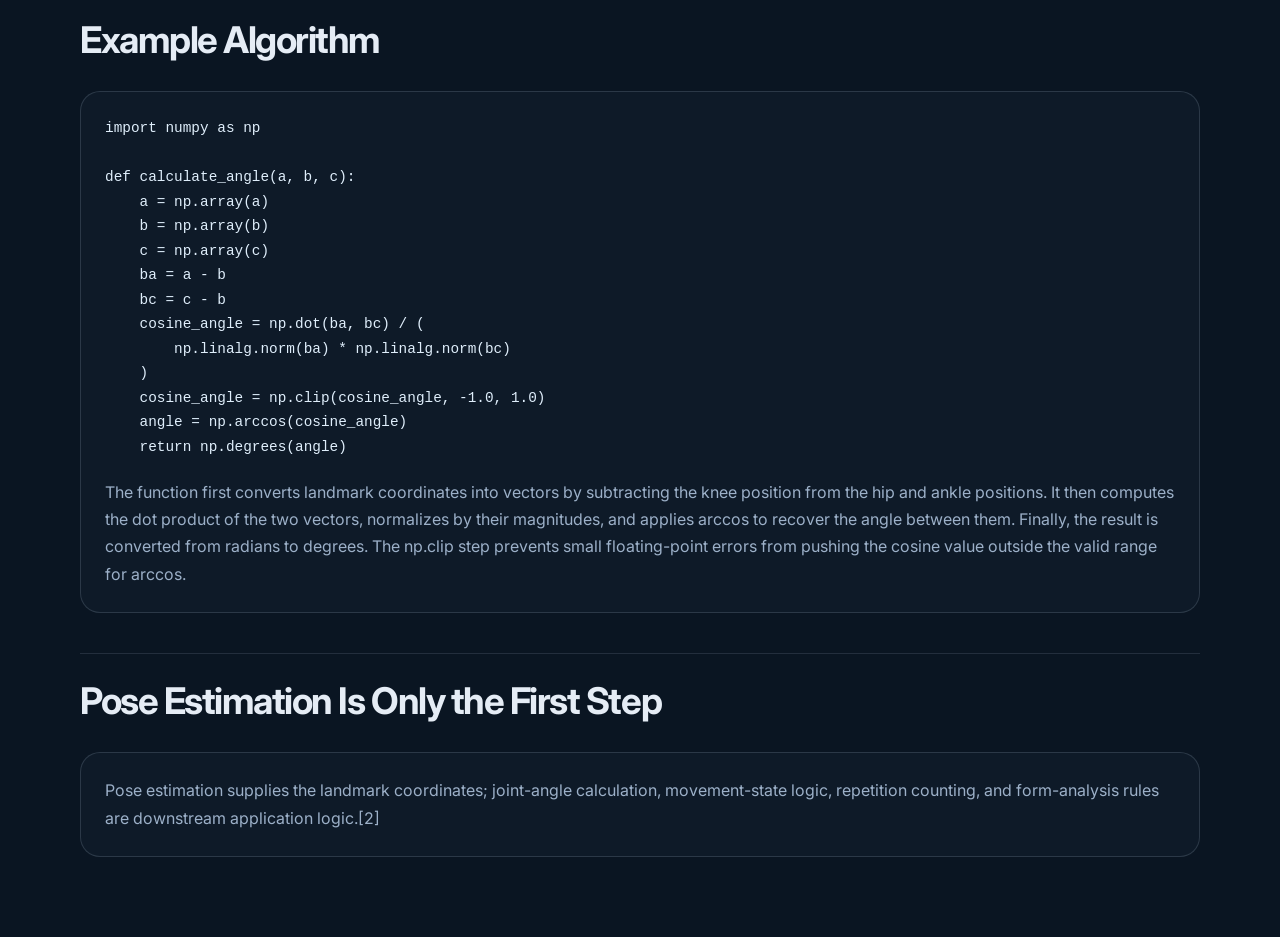
<file: exercise-analysis.html>
<!DOCTYPE html>
<html lang="en">
  <head>
    <meta charset="UTF-8" />
    <meta name="viewport" content="width=device-width, initial-scale=1.0" />
    <meta
      name="description"
      content="Exercise analysis section for the tutorial on human pose estimation."
    />
    <title>Exercise Analysis | Real-Time Human Pose Estimation</title>
    <link rel="preconnect" href="https://fonts.googleapis.com" />
    <link rel="preconnect" href="https://fonts.gstatic.com" crossorigin />
    <link
      href="https://fonts.googleapis.com/css2?family=Inter:wght@400;500;600;700;800&display=swap"
      rel="stylesheet"
    />
    <link rel="stylesheet" href="style.css" />
  </head>
  <body>
    <header class="site-header">
      <nav class="nav container" aria-label="Main navigation">
        <div class="nav-links">
          <a href="index.html">Home</a>
          <a href="how-it-works.html">How It Works</a>
          <a href="systems.html">Systems</a>
          <a href="comparison.html">Comparison</a>
          <a href="exercise-analysis.html">Exercise Analysis</a>
          <a href="challenges.html">Challenges</a>
          <a href="future.html">Future</a>
          <a href="bibliography.html">Bibliography</a>
        </div>
      </nav>
    </header>

    <main class="container" style="padding: 4rem 0 5rem;">
      <article aria-labelledby="page-title">
        <header style="margin-bottom: 2rem;">
          <h1 id="page-title" style="margin: 0; font-size: clamp(2.4rem, 4vw, 3.5rem); line-height: 1.1; letter-spacing: -0.05em;">
            Using Pose Estimation for Exercise Analysis
          </h1>
        </header>

        <section class="page-audio" aria-label="Page overview audio">
          <div class="audio-label">Listen to Page Overview</div>
          <audio controls preload="none">
            <source src="audio/Exercise%20Analysis.m4a" type="audio/mp4" />
            Your browser does not support the audio element.
          </audio>
        </section>

        <section aria-labelledby="intro" style="margin-bottom: 2.5rem;">
          <div style="padding: 1.8rem; border: 1px solid rgba(148, 163, 184, 0.22); border-radius: 20px; background: rgba(17, 30, 44, 0.72); color: var(--muted);">
            <p id="intro" style="margin: 0;">
              In this chapter, the focus is on a single squat example using the hip, knee, and
              ankle landmarks.
            </p>
          </div>
        </section>

        <section aria-labelledby="pipeline" style="margin-top: 2rem; padding-top: 1rem; border-top: 1px solid rgba(148, 163, 184, 0.18);">
          <h2 id="pipeline" style="margin: 0 0 1.25rem; font-size: clamp(1.7rem, 3vw, 2.3rem); letter-spacing: -0.04em;">Pose-to-Exercise Pipeline</h2>
          <div aria-label="Exercise analysis pipeline" style="display: flex; flex-wrap: wrap; align-items: center; justify-content: center; gap: 0.75rem; padding: 1.5rem; border: 1px solid rgba(148, 163, 184, 0.22); border-radius: 20px; background: rgba(17, 30, 44, 0.72);">
            <div style="min-width: 120px; padding: 0.9rem 1rem; border-radius: 12px; background: rgba(105, 210, 231, 0.08); border: 1px solid rgba(105, 210, 231, 0.32); text-align: center; font-weight: 600; color: #eaf7ff;">Video Frame</div>
            <span aria-hidden="true" style="font-size: 1.5rem; color: var(--accent);">→</span>
            <div style="min-width: 150px; padding: 0.9rem 1rem; border-radius: 12px; background: rgba(105, 210, 231, 0.08); border: 1px solid rgba(105, 210, 231, 0.32); text-align: center; font-weight: 600; color: #eaf7ff;">Pose Landmarks</div>
            <span aria-hidden="true" style="font-size: 1.5rem; color: var(--accent);">→</span>
            <div style="min-width: 150px; padding: 0.9rem 1rem; border-radius: 12px; background: rgba(105, 210, 231, 0.08); border: 1px solid rgba(105, 210, 231, 0.32); text-align: center; font-weight: 600; color: #eaf7ff;">Select Hip, Knee &amp; Ankle</div>
            <span aria-hidden="true" style="font-size: 1.5rem; color: var(--accent);">→</span>
            <div style="min-width: 150px; padding: 0.9rem 1rem; border-radius: 12px; background: rgba(105, 210, 231, 0.08); border: 1px solid rgba(105, 210, 231, 0.32); text-align: center; font-weight: 600; color: #eaf7ff;">Calculate Knee Angle</div>
            <span aria-hidden="true" style="font-size: 1.5rem; color: var(--accent);">→</span>
            <div style="min-width: 170px; padding: 0.9rem 1rem; border-radius: 12px; background: rgba(105, 210, 231, 0.08); border: 1px solid rgba(105, 210, 231, 0.32); text-align: center; font-weight: 600; color: #eaf7ff;">Determine Movement State</div>
            <span aria-hidden="true" style="font-size: 1.5rem; color: var(--accent);">→</span>
            <div style="min-width: 150px; padding: 0.9rem 1rem; border-radius: 12px; background: rgba(105, 210, 231, 0.08); border: 1px solid rgba(105, 210, 231, 0.32); text-align: center; font-weight: 600; color: #eaf7ff;">Count Repetition</div>
          </div>
        </section>

        <section aria-labelledby="joint-angle" style="margin-top: 2.5rem; padding-top: 1rem; border-top: 1px solid rgba(148, 163, 184, 0.18);">
          <h2 id="joint-angle" style="margin: 0 0 1.25rem; font-size: clamp(1.7rem, 3vw, 2.3rem); letter-spacing: -0.04em;">Calculating a Joint Angle</h2>
          <div style="display: grid; grid-template-columns: 1fr 1fr; gap: 1.5rem; align-items: stretch;">
            <div style="padding: 1.5rem; border: 1px solid rgba(148, 163, 184, 0.22); border-radius: 20px; background: rgba(17, 30, 44, 0.72); color: var(--muted);">
              <p>
                The knee is treated as the vertex of an angle formed by the hip, knee, and ankle
                landmarks. Let A = hip, B = knee, and C = ankle.
              </p>
              <p style="margin: 1rem 0 0; color: #eaf7ff; font-size: 1.08rem; line-height: 1.7;">
                θ = arccos(((A − B) · (C − B)) / (||A − B|| ||C − B||))
              </p>
              <p>
                The vectors from the knee toward the hip and ankle are compared with the dot
                product to estimate the angle between them.
              </p>
            </div>
            <figure style="margin: 0; padding: 1.25rem; border: 1px solid rgba(148, 163, 184, 0.22); border-radius: 20px; background: rgba(17, 30, 44, 0.72);">
              <div style="display: grid; place-items: center; min-height: 240px; border-radius: 16px; border: 1px dashed rgba(105, 210, 231, 0.35); background: rgba(105, 210, 231, 0.04); color: #dfeefb;">
                <svg viewBox="0 0 220 180" width="220" height="180" aria-label="Joint angle diagram" role="img" style="display: block; overflow: visible;">
                  <g fill="none" stroke="#8ad7ff" stroke-width="2" stroke-linecap="round">
                    <line x1="50" y1="58" x2="108" y2="95" />
                    <line x1="108" y1="95" x2="165" y2="126" />
                    <path d="M 108 95 A 30 30 0 0 1 80 120" />
                  </g>
                  <g>
                    <circle cx="50" cy="58" r="5" fill="#dff6ff" />
                    <circle cx="108" cy="95" r="5" fill="#dff6ff" />
                    <circle cx="165" cy="126" r="5" fill="#dff6ff" />
                  </g>
                  <g fill="#eaf7ff" font-size="12" font-family="Inter, sans-serif" font-weight="500">
                    <text x="12" y="45">Hip (A)</text>
                    <text x="96" y="78">Knee (B)</text>
                    <text x="150" y="146">Ankle (C)</text>
                    <text x="86" y="108" font-size="13">θ</text>
                  </g>
                </svg>
              </div>
            </figure>
          </div>
        </section>

        <section aria-labelledby="movement-state" style="margin-top: 2.5rem; padding-top: 1rem; border-top: 1px solid rgba(148, 163, 184, 0.18);">
          <h2 id="movement-state" style="margin: 0 0 1.25rem; font-size: clamp(1.7rem, 3vw, 2.3rem); letter-spacing: -0.04em;">From Angle to Movement State</h2>
          <div style="padding: 1.5rem; border: 1px solid rgba(148, 163, 184, 0.22); border-radius: 20px; background: rgba(17, 30, 44, 0.72); color: var(--muted);">
            <p>
              A relatively straight leg produces a larger knee angle, while bending into a squat
              decreases that angle. An application can therefore define movement states such as
              Standing → Lowering/Bottom → Standing and count a repetition when a full cycle is
              complete. Pose-estimation skeleton data has also been studied as input for
              vision-based exercise repetition-counting methods.<a href="bibliography.html#ref5" aria-label="Reference 5">[5]</a>
            </p>
            <p>
              Any numerical angle thresholds would need to be chosen and validated for the
              specific application, camera setup, and exercise. There is no universal “correct
              squat” threshold that applies in every case.
            </p>
          </div>
        </section>

        <section aria-labelledby="example-algorithm" style="margin-top: 2.5rem; padding-top: 1rem; border-top: 1px solid rgba(148, 163, 184, 0.18);">
          <h2 id="example-algorithm" style="margin: 0 0 1.25rem; font-size: clamp(1.7rem, 3vw, 2.3rem); letter-spacing: -0.04em;">Example Algorithm</h2>
          <div style="padding: 1.5rem; border: 1px solid rgba(148, 163, 184, 0.22); border-radius: 20px; background: rgba(17, 30, 44, 0.72); color: var(--muted);">
            <pre style="margin: 0; overflow-x: auto; white-space: pre-wrap; color: #dfeefb; font-family: Consolas, 'SFMono-Regular', monospace; font-size: 0.9rem; line-height: 1.7;">import numpy as np

def calculate_angle(a, b, c):
    a = np.array(a)
    b = np.array(b)
    c = np.array(c)
    ba = a - b
    bc = c - b
    cosine_angle = np.dot(ba, bc) / (
        np.linalg.norm(ba) * np.linalg.norm(bc)
    )
    cosine_angle = np.clip(cosine_angle, -1.0, 1.0)
    angle = np.arccos(cosine_angle)
    return np.degrees(angle)
</pre>
            <p style="margin-top: 1.25rem; margin-bottom: 0;">
              The function first converts landmark coordinates into vectors by subtracting the
              knee position from the hip and ankle positions. It then computes the dot product of
              the two vectors, normalizes by their magnitudes, and applies arccos to recover the
              angle between them. Finally, the result is converted from radians to degrees. The
              np.clip step prevents small floating-point errors from pushing the cosine value
              outside the valid range for arccos.
            </p>
          </div>
        </section>

        <section aria-labelledby="final" style="margin-top: 2.5rem; padding-top: 1rem; border-top: 1px solid rgba(148, 163, 184, 0.18);">
          <h2 id="final" style="margin: 0 0 1.25rem; font-size: clamp(1.7rem, 3vw, 2.3rem); letter-spacing: -0.04em;">Pose Estimation Is Only the First Step</h2>
          <div style="padding: 1.5rem; border: 1px solid rgba(148, 163, 184, 0.22); border-radius: 20px; background: rgba(17, 30, 44, 0.72); color: var(--muted);">
            <p style="margin: 0;">
              Pose estimation supplies the landmark coordinates; joint-angle calculation,
              movement-state logic, repetition counting, and form-analysis rules are downstream
              application logic.<a href="bibliography.html#ref2" aria-label="Reference 2">[2]</a>
            </p>
          </div>
        </section>
      </article>
    </main>
  </body>
</html>
</file>
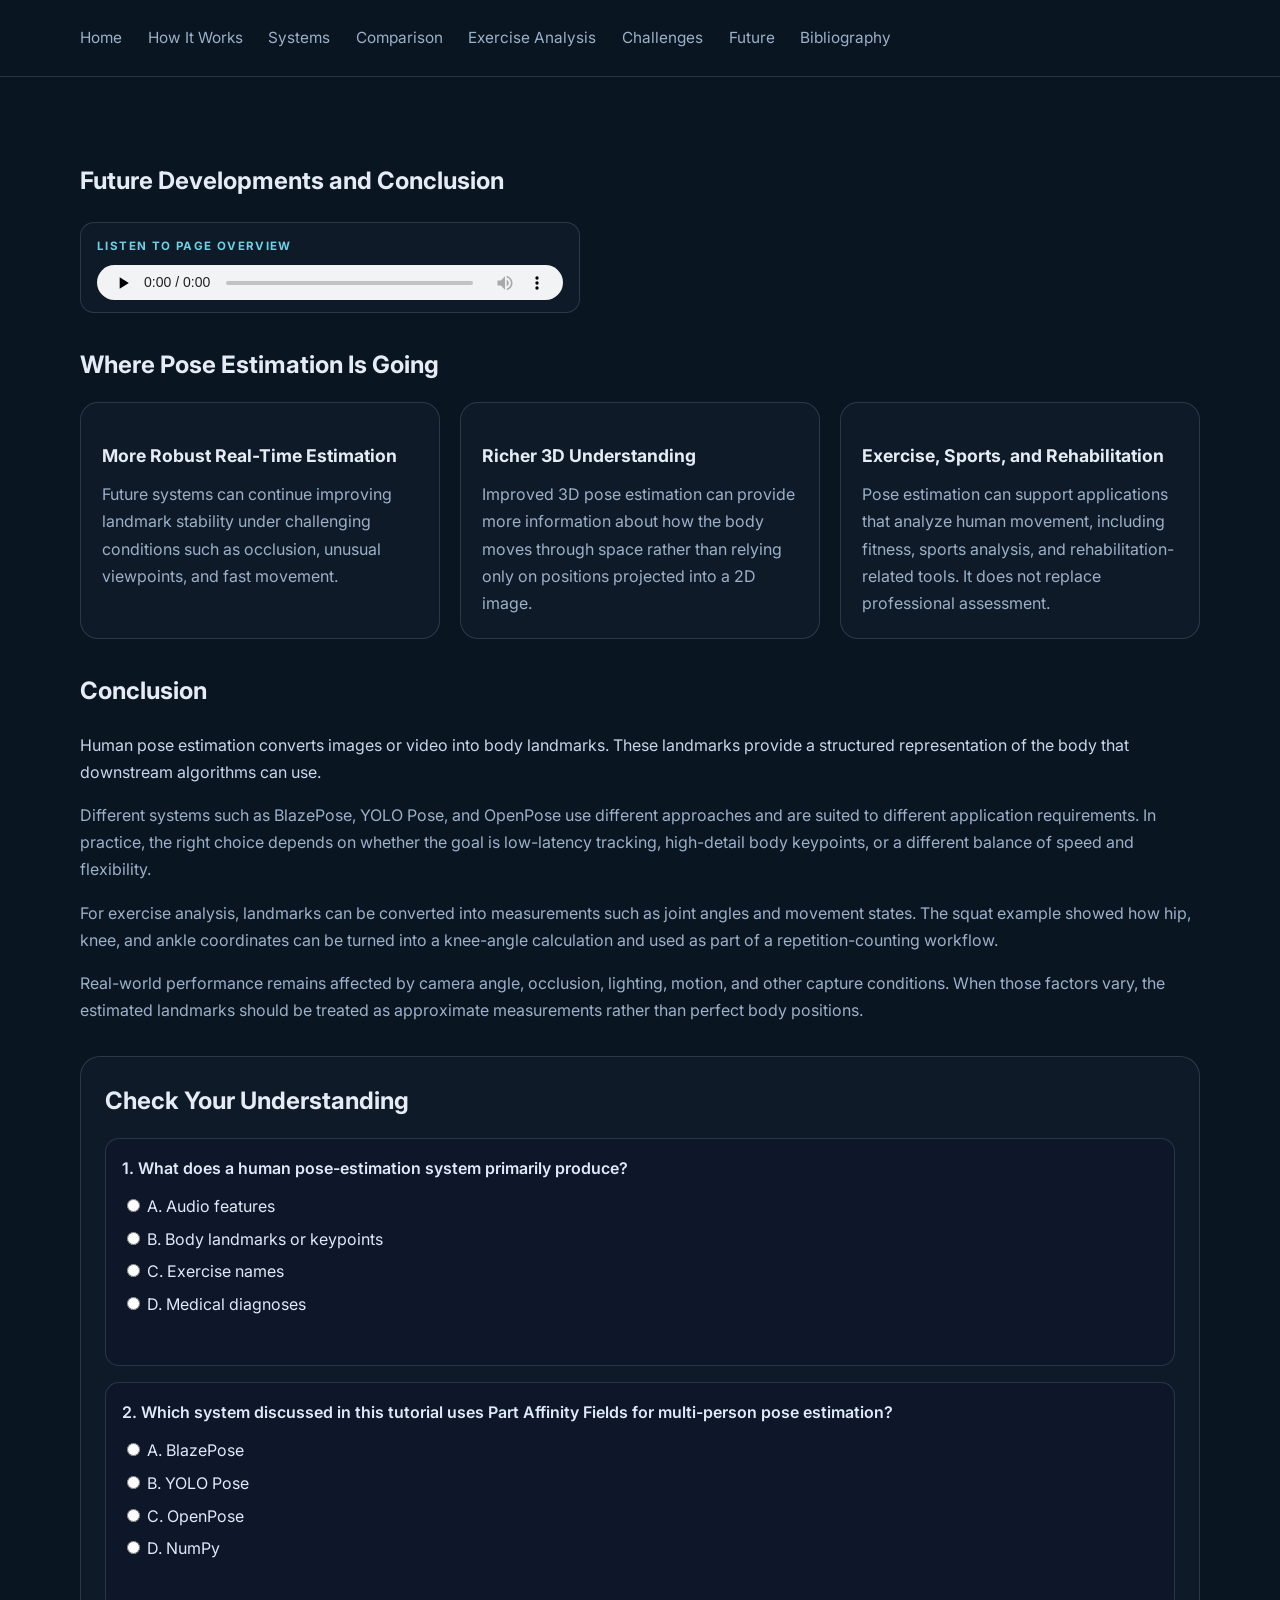
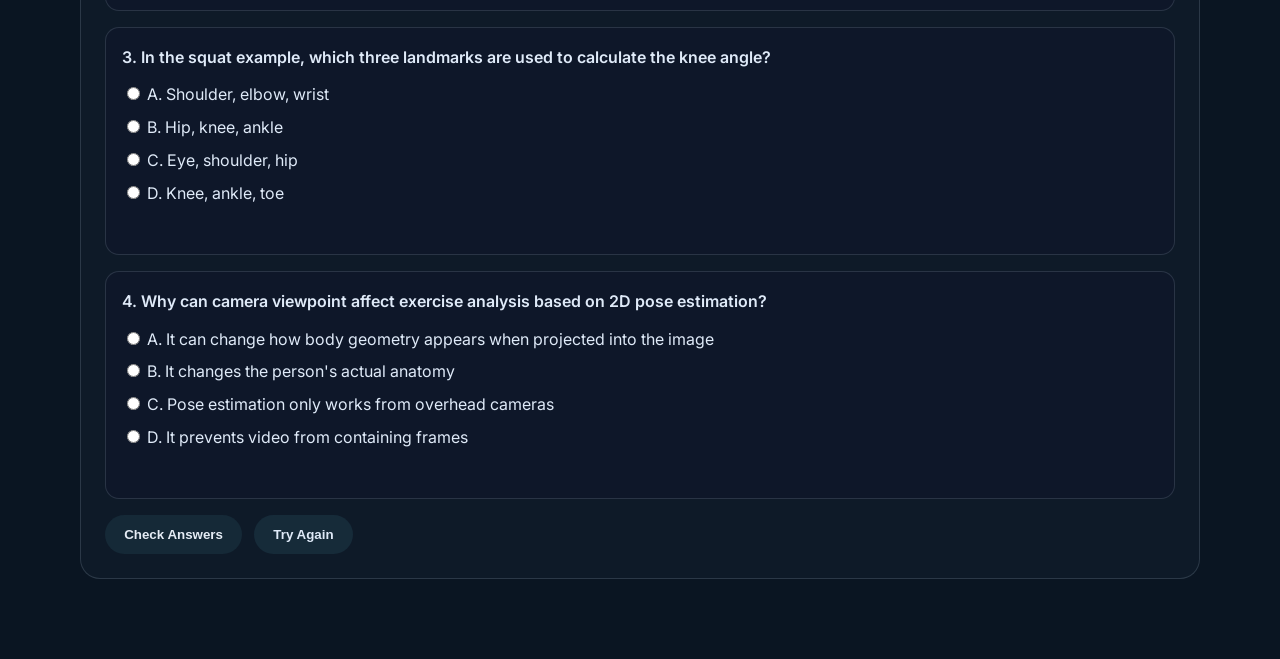
<file: future.html>
<!DOCTYPE html>
<html lang="en">
  <head>
    <meta charset="UTF-8" />
    <meta name="viewport" content="width=device-width, initial-scale=1.0" />
    <meta
      name="description"
      content="Future directions section for the tutorial on real-time human pose estimation."
    />
    <title>Future Directions | Real-Time Human Pose Estimation</title>
    <link rel="preconnect" href="https://fonts.googleapis.com" />
    <link rel="preconnect" href="https://fonts.gstatic.com" crossorigin />
    <link
      href="https://fonts.googleapis.com/css2?family=Inter:wght@400;500;600;700;800&display=swap"
      rel="stylesheet"
    />
    <link rel="stylesheet" href="style.css" />
  </head>
  <body>
    <header class="site-header">
      <nav class="nav container" aria-label="Main navigation">
        <div class="nav-links">
          <a href="index.html">Home</a>
          <a href="how-it-works.html">How It Works</a>
          <a href="systems.html">Systems</a>
          <a href="comparison.html">Comparison</a>
          <a href="exercise-analysis.html">Exercise Analysis</a>
          <a href="challenges.html">Challenges</a>
          <a href="future.html">Future</a>
          <a href="bibliography.html">Bibliography</a>
        </div>
      </nav>
    </header>

    <style>
      .quiz-question.correct {
        border-color: rgba(110, 231, 183, 0.8);
        background: rgba(10, 41, 29, 0.9);
      }

      .quiz-question.incorrect {
        border-color: rgba(248, 113, 113, 0.8);
        background: rgba(44, 19, 21, 0.9);
      }

      .quiz-feedback strong {
        color: #eaf7ff;
      }
    </style>

    <main class="container" style="padding: 4rem 0 5rem;">
      <section aria-labelledby="page-title">
        <h1 id="page-title">Future Developments and Conclusion</h1>

        <section class="page-audio" aria-label="Page overview audio">
          <div class="audio-label">Listen to Page Overview</div>
          <audio controls preload="none">
            <source src="audio/Future.m4a" type="audio/mp4" />
            Your browser does not support the audio element.
          </audio>
        </section>

        <section aria-labelledby="future-heading" style="margin-top: 1.5rem;">
          <h2 id="future-heading" style="margin-bottom: 1rem;">Where Pose Estimation Is Going</h2>
          <div class="card-grid" style="display: grid; grid-template-columns: repeat(auto-fit, minmax(220px, 1fr)); gap: 1.25rem;">
            <article class="card" style="padding: 1.3rem; border-radius: 18px; background: rgba(17, 30, 44, 0.72); border: 1px solid rgba(148, 163, 184, 0.22);">
              <h3 style="font-size: 1.1rem; margin-bottom: 0.65rem;">More Robust Real-Time Estimation</h3>
              <p style="margin: 0; color: #9cb0c8;">
                Future systems can continue improving landmark stability under challenging conditions such as occlusion, unusual viewpoints, and fast movement.
              </p>
            </article>

            <article class="card" style="padding: 1.3rem; border-radius: 18px; background: rgba(17, 30, 44, 0.72); border: 1px solid rgba(148, 163, 184, 0.22);">
              <h3 style="font-size: 1.1rem; margin-bottom: 0.65rem;">Richer 3D Understanding</h3>
              <p style="margin: 0; color: #9cb0c8;">
                Improved 3D pose estimation can provide more information about how the body moves through space rather than relying only on positions projected into a 2D image.
              </p>
            </article>

            <article class="card" style="padding: 1.3rem; border-radius: 18px; background: rgba(17, 30, 44, 0.72); border: 1px solid rgba(148, 163, 184, 0.22);">
              <h3 style="font-size: 1.1rem; margin-bottom: 0.65rem;">Exercise, Sports, and Rehabilitation</h3>
              <p style="margin: 0; color: #9cb0c8;">
                Pose estimation can support applications that analyze human movement, including fitness, sports analysis, and rehabilitation-related tools. It does not replace professional assessment.
              </p>
            </article>
          </div>
        </section>

        <section aria-labelledby="conclusion-heading" style="margin-top: 2rem;">
          <h2 id="conclusion-heading">Conclusion</h2>
          <p class="lead" style="margin-top: 0.7rem; color: #c7d6ea;">
            Human pose estimation converts images or video into body landmarks. These landmarks
            provide a structured representation of the body that downstream algorithms can use.
          </p>
          <p style="color: #9cb0c8; margin-top: 1rem;">
            Different systems such as BlazePose, YOLO Pose, and OpenPose use different
            approaches and are suited to different application requirements. In practice, the
            right choice depends on whether the goal is low-latency tracking, high-detail body
            keypoints, or a different balance of speed and flexibility.
          </p>
          <p style="color: #9cb0c8; margin-top: 1rem;">
            For exercise analysis, landmarks can be converted into measurements such as joint
            angles and movement states. The squat example showed how hip, knee, and ankle
            coordinates can be turned into a knee-angle calculation and used as part of a
            repetition-counting workflow.
          </p>
          <p style="color: #9cb0c8; margin-top: 1rem;">
            Real-world performance remains affected by camera angle, occlusion, lighting, motion,
            and other capture conditions. When those factors vary, the estimated landmarks should
            be treated as approximate measurements rather than perfect body positions.
          </p>
        </section>

        <section aria-labelledby="quiz-title" style="margin-top: 2rem; padding: 1.5rem; border: 1px solid rgba(148, 163, 184, 0.22); border-radius: 20px; background: rgba(17, 30, 44, 0.72);">
          <h2 id="quiz-title" style="margin: 0 0 1rem;">Check Your Understanding</h2>
          <div id="quiz" style="display: grid; gap: 1rem; color: #dfeaf8;">
            <div class="quiz-question" data-answer="B" style="padding: 1rem; border: 1px solid rgba(148, 163, 184, 0.2); border-radius: 14px; background: rgba(15, 23, 42, 0.7);">
              <p style="margin: 0 0 0.65rem; font-weight: 600;">1. What does a human pose-estimation system primarily produce?</p>
              <label style="display: block; margin: 0.35rem 0;"><input type="radio" name="q1" value="A" /> A. Audio features</label>
              <label style="display: block; margin: 0.35rem 0;"><input type="radio" name="q1" value="B" /> B. Body landmarks or keypoints</label>
              <label style="display: block; margin: 0.35rem 0;"><input type="radio" name="q1" value="C" /> C. Exercise names</label>
              <label style="display: block; margin: 0.35rem 0;"><input type="radio" name="q1" value="D" /> D. Medical diagnoses</label>
              <div class="quiz-feedback" aria-live="polite" style="margin-top: 0.75rem; min-height: 1.2rem; color: #c7d6ea;"></div>
            </div>

            <div class="quiz-question" data-answer="C" style="padding: 1rem; border: 1px solid rgba(148, 163, 184, 0.2); border-radius: 14px; background: rgba(15, 23, 42, 0.7);">
              <p style="margin: 0 0 0.65rem; font-weight: 600;">2. Which system discussed in this tutorial uses Part Affinity Fields for multi-person pose estimation?</p>
              <label style="display: block; margin: 0.35rem 0;"><input type="radio" name="q2" value="A" /> A. BlazePose</label>
              <label style="display: block; margin: 0.35rem 0;"><input type="radio" name="q2" value="B" /> B. YOLO Pose</label>
              <label style="display: block; margin: 0.35rem 0;"><input type="radio" name="q2" value="C" /> C. OpenPose</label>
              <label style="display: block; margin: 0.35rem 0;"><input type="radio" name="q2" value="D" /> D. NumPy</label>
              <div class="quiz-feedback" aria-live="polite" style="margin-top: 0.75rem; min-height: 1.2rem; color: #c7d6ea;"></div>
            </div>

            <div class="quiz-question" data-answer="B" style="padding: 1rem; border: 1px solid rgba(148, 163, 184, 0.2); border-radius: 14px; background: rgba(15, 23, 42, 0.7);">
              <p style="margin: 0 0 0.65rem; font-weight: 600;">3. In the squat example, which three landmarks are used to calculate the knee angle?</p>
              <label style="display: block; margin: 0.35rem 0;"><input type="radio" name="q3" value="A" /> A. Shoulder, elbow, wrist</label>
              <label style="display: block; margin: 0.35rem 0;"><input type="radio" name="q3" value="B" /> B. Hip, knee, ankle</label>
              <label style="display: block; margin: 0.35rem 0;"><input type="radio" name="q3" value="C" /> C. Eye, shoulder, hip</label>
              <label style="display: block; margin: 0.35rem 0;"><input type="radio" name="q3" value="D" /> D. Knee, ankle, toe</label>
              <div class="quiz-feedback" aria-live="polite" style="margin-top: 0.75rem; min-height: 1.2rem; color: #c7d6ea;"></div>
            </div>

            <div class="quiz-question" data-answer="A" style="padding: 1rem; border: 1px solid rgba(148, 163, 184, 0.2); border-radius: 14px; background: rgba(15, 23, 42, 0.7);">
              <p style="margin: 0 0 0.65rem; font-weight: 600;">4. Why can camera viewpoint affect exercise analysis based on 2D pose estimation?</p>
              <label style="display: block; margin: 0.35rem 0;"><input type="radio" name="q4" value="A" /> A. It can change how body geometry appears when projected into the image</label>
              <label style="display: block; margin: 0.35rem 0;"><input type="radio" name="q4" value="B" /> B. It changes the person's actual anatomy</label>
              <label style="display: block; margin: 0.35rem 0;"><input type="radio" name="q4" value="C" /> C. Pose estimation only works from overhead cameras</label>
              <label style="display: block; margin: 0.35rem 0;"><input type="radio" name="q4" value="D" /> D. It prevents video from containing frames</label>
              <div class="quiz-feedback" aria-live="polite" style="margin-top: 0.75rem; min-height: 1.2rem; color: #c7d6ea;"></div>
            </div>
          </div>

          <div id="quiz-result" style="margin-top: 1rem; font-weight: 700; color: #eaf7ff; display: none;"></div>

          <div style="margin-top: 1rem; display: flex; flex-wrap: wrap; gap: 0.75rem;">
            <button id="check-answers" type="button" class="nav-button" style="border: none; cursor: pointer;">Check Answers</button>
            <button id="try-again" type="button" class="nav-button" style="border: none; cursor: pointer; background: rgba(105, 210, 231, 0.09); color: #dfeaf8;">Try Again</button>
          </div>
        </section>
      </section>
    </main>

    <script>
      const quizQuestions = document.querySelectorAll('.quiz-question');
      const resultBox = document.getElementById('quiz-result');
      const checkButton = document.getElementById('check-answers');
      const tryAgainButton = document.getElementById('try-again');

      const answerMap = {
        q1: 'B',
        q2: 'C',
        q3: 'B',
        q4: 'A'
      };

      const answerText = {
        A: 'A',
        B: 'B',
        C: 'C',
        D: 'D'
      };

      function evaluateQuiz() {
        let score = 0;

        quizQuestions.forEach((question) => {
          const name = question.querySelector('input').name;
          const selected = question.querySelector('input:checked');
          const correct = answerMap[name];
          const feedback = question.querySelector('.quiz-feedback');

          question.classList.remove('correct', 'incorrect');

          if (selected && selected.value === correct) {
            score += 1;
            question.classList.add('correct');
            feedback.innerHTML = '<strong>Correct.</strong>';
          } else {
            question.classList.add('incorrect');
            feedback.innerHTML = '<strong>Incorrect.</strong> Correct answer: ' + answerText[correct] + '.';
          }
        });

        resultBox.style.display = 'block';
        resultBox.textContent = 'Score: ' + score + ' / 4';
      }

      function resetQuiz() {
        quizQuestions.forEach((question) => {
          question.classList.remove('correct', 'incorrect');
          const inputs = question.querySelectorAll('input');
          inputs.forEach((input) => {
            input.checked = false;
          });
          const feedback = question.querySelector('.quiz-feedback');
          feedback.textContent = '';
        });

        resultBox.style.display = 'none';
        resultBox.textContent = '';
      }

      checkButton.addEventListener('click', evaluateQuiz);
      tryAgainButton.addEventListener('click', resetQuiz);
    </script>
  </body>
</html>
</file>
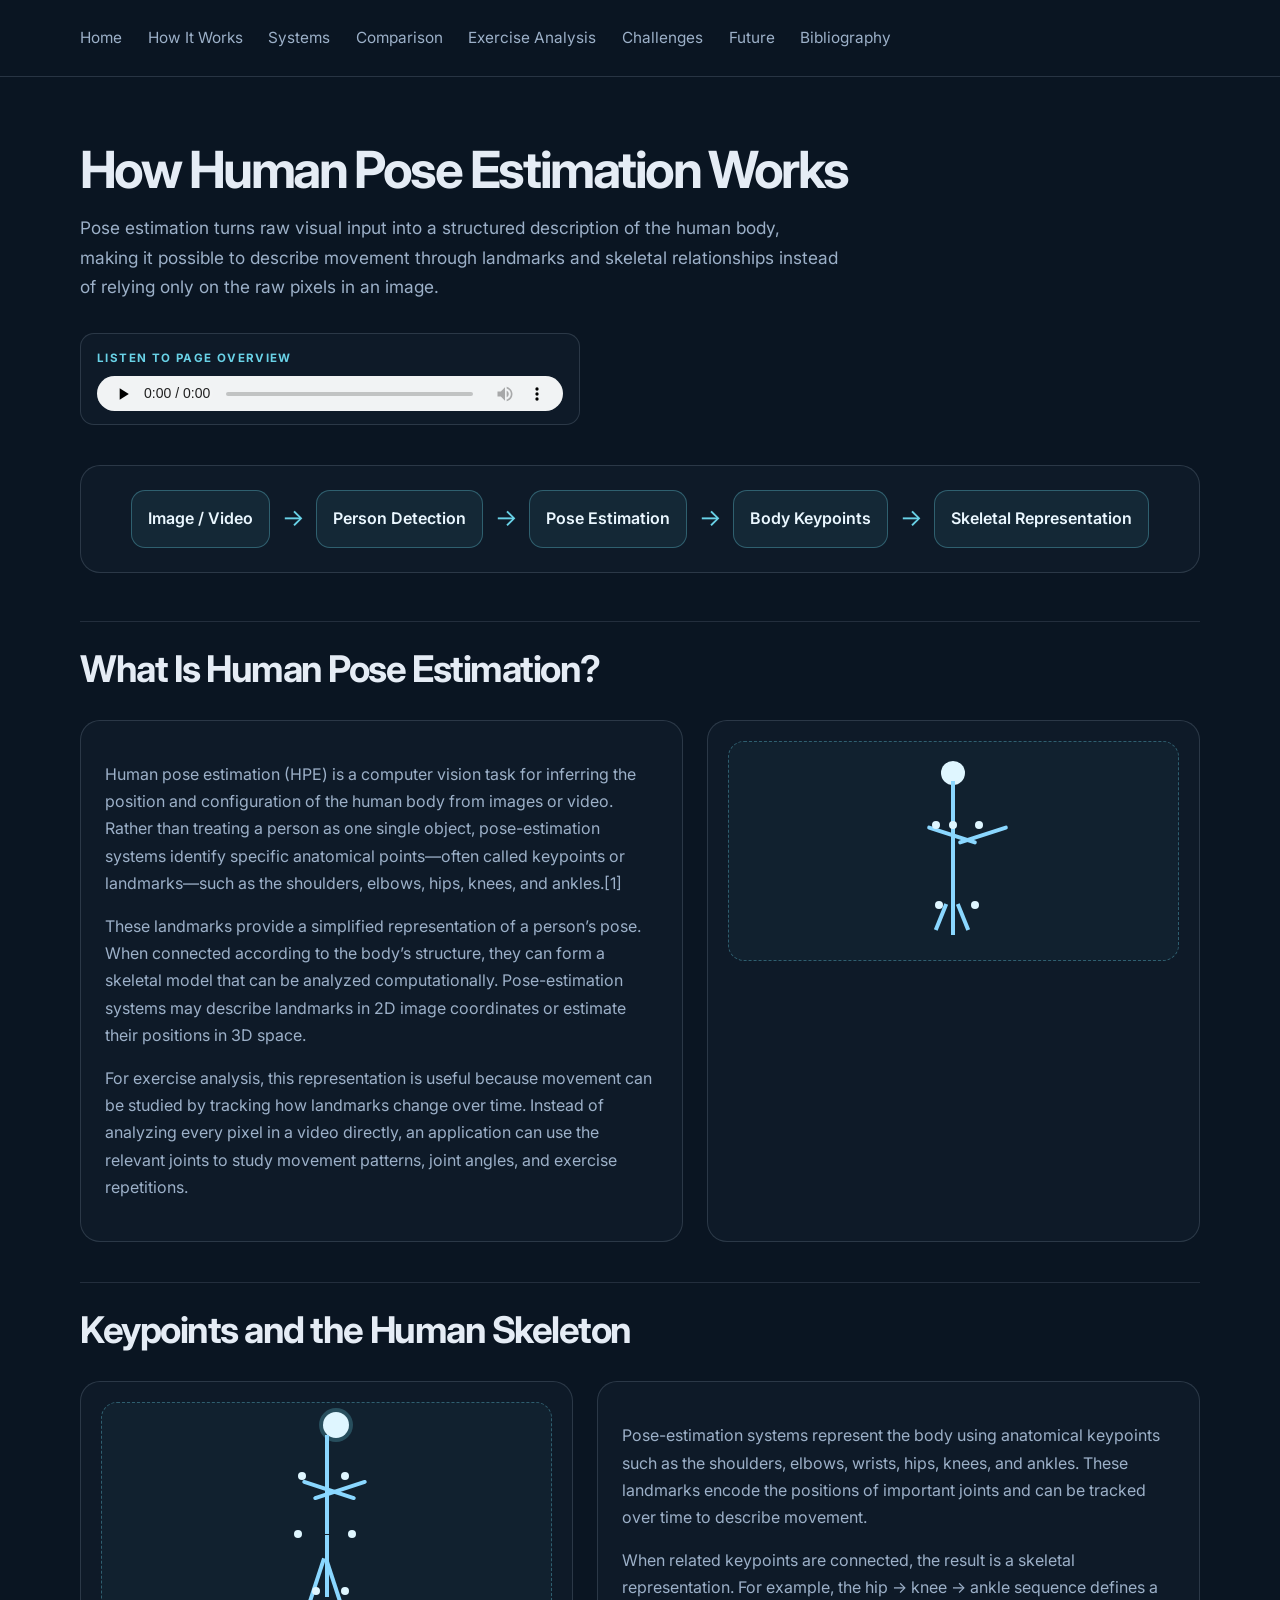
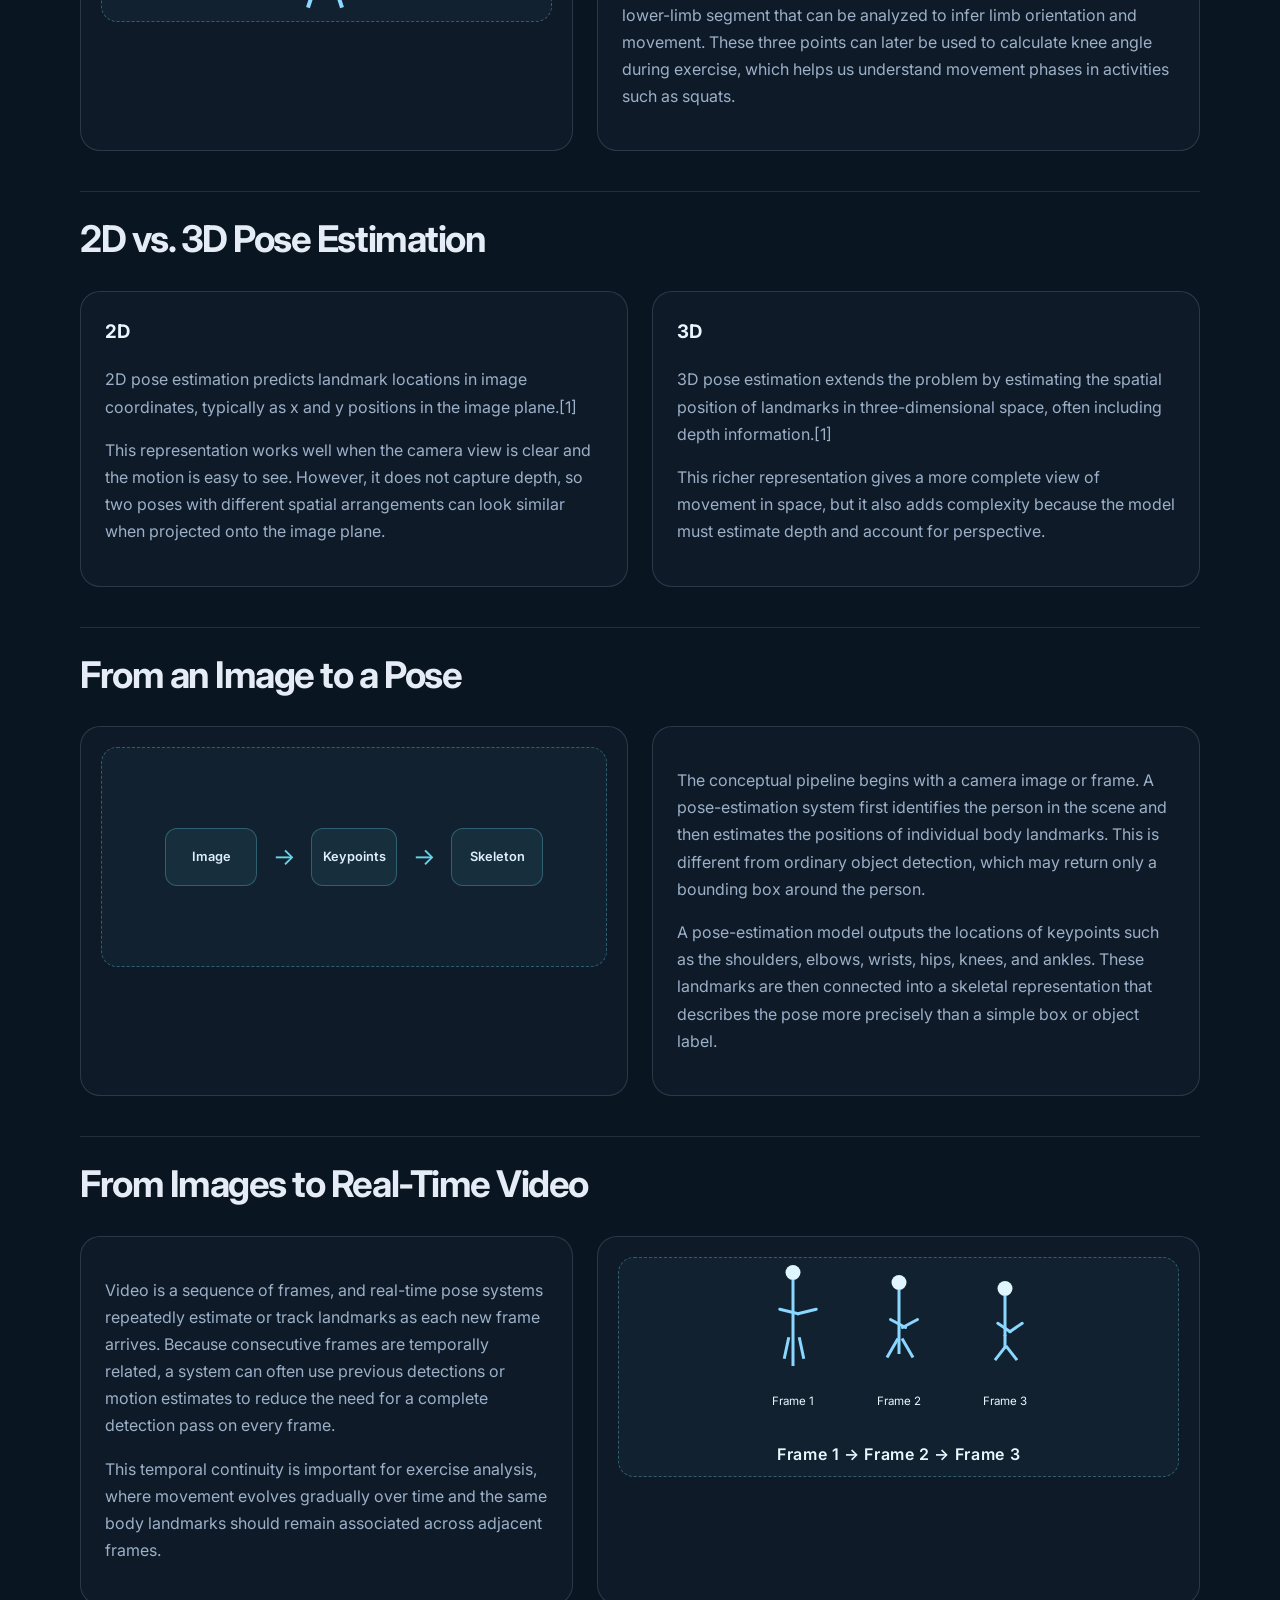
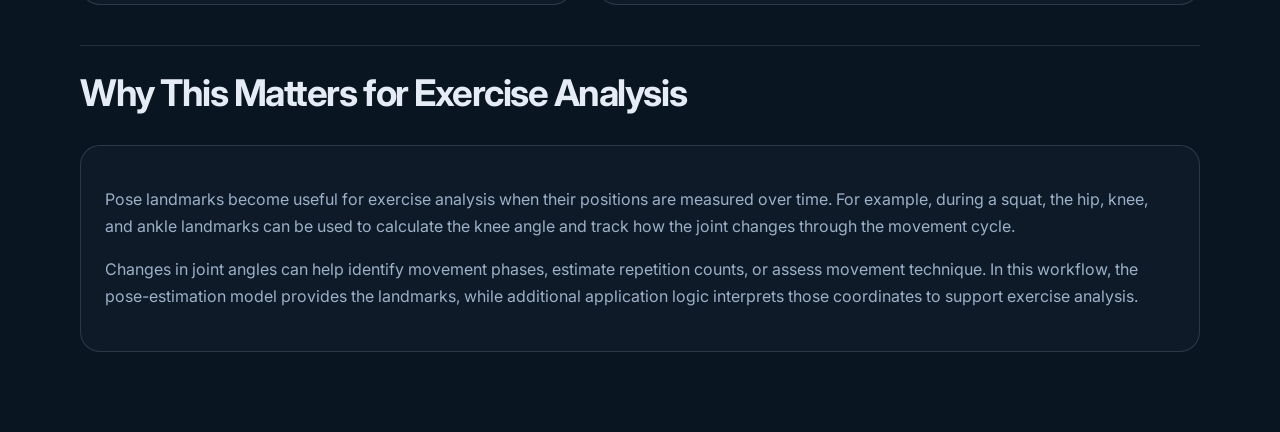
<file: how-it-works.html>
<!DOCTYPE html>
<html lang="en">
  <head>
    <meta charset="UTF-8" />
    <meta name="viewport" content="width=device-width, initial-scale=1.0" />
    <meta
      name="description"
      content="How it works: tutorial on real-time human pose estimation for exercise analysis."
    />
    <title>How It Works | Real-Time Human Pose Estimation</title>
    <link rel="preconnect" href="https://fonts.googleapis.com" />
    <link rel="preconnect" href="https://fonts.gstatic.com" crossorigin />
    <link
      href="https://fonts.googleapis.com/css2?family=Inter:wght@400;500;600;700;800&display=swap"
      rel="stylesheet"
    />
    <link rel="stylesheet" href="style.css" />
  </head>
  <body>
    <header class="site-header">
      <nav class="nav container" aria-label="Main navigation">
        <div class="nav-links">
          <a href="index.html">Home</a>
          <a href="how-it-works.html">How It Works</a>
          <a href="systems.html">Systems</a>
          <a href="comparison.html">Comparison</a>
          <a href="exercise-analysis.html">Exercise Analysis</a>
          <a href="challenges.html">Challenges</a>
          <a href="future.html">Future</a>
          <a href="bibliography.html">Bibliography</a>
        </div>
      </nav>
    </header>

    <main class="container" style="padding: 4rem 0 5rem;">
      <article aria-labelledby="page-title">
        <header style="margin-bottom: 2rem;">
          <h1 id="page-title" style="margin: 0; font-size: clamp(2.4rem, 4vw, 3.5rem); line-height: 1.1; letter-spacing: -0.05em;">
            How Human Pose Estimation Works
          </h1>
          <p
            style="margin-top: 1rem; max-width: 760px; color: #9cb0c8; font-size: 1.08rem;"
          >
            Pose estimation turns raw visual input into a structured description of the
            human body, making it possible to describe movement through landmarks and
            skeletal relationships instead of relying only on the raw pixels in an image.
          </p>
        </header>

        <section class="page-audio" aria-label="Page overview audio">
          <div class="audio-label">Listen to Page Overview</div>
          <audio controls preload="none">
            <source src="audio/How%20It%20Works.m4a" type="audio/mp4" />
            Your browser does not support the audio element.
          </audio>
        </section>

        <div
          aria-label="Pose estimation processing pipeline"
          style="display: flex; flex-wrap: wrap; align-items: center; justify-content: center; gap: 0.75rem; margin: 2.5rem 0 3rem; padding: 1.5rem; border: 1px solid rgba(148, 163, 184, 0.22); border-radius: 20px; background: rgba(17, 30, 44, 0.72);"
        >
          <div style="min-width: 110px; padding: 0.9rem 1rem; border-radius: 14px; background: rgba(105, 210, 231, 0.08); border: 1px solid rgba(105, 210, 231, 0.32); text-align: center; font-weight: 600; color: #eaf7ff;">Image / Video</div>
          <span aria-hidden="true" style="font-size: 1.5rem; color: var(--accent);">→</span>
          <div style="min-width: 150px; padding: 0.9rem 1rem; border-radius: 14px; background: rgba(105, 210, 231, 0.08); border: 1px solid rgba(105, 210, 231, 0.32); text-align: center; font-weight: 600; color: #eaf7ff;">Person Detection</div>
          <span aria-hidden="true" style="font-size: 1.5rem; color: var(--accent);">→</span>
          <div style="min-width: 150px; padding: 0.9rem 1rem; border-radius: 14px; background: rgba(105, 210, 231, 0.08); border: 1px solid rgba(105, 210, 231, 0.32); text-align: center; font-weight: 600; color: #eaf7ff;">Pose Estimation</div>
          <span aria-hidden="true" style="font-size: 1.5rem; color: var(--accent);">→</span>
          <div style="min-width: 150px; padding: 0.9rem 1rem; border-radius: 14px; background: rgba(105, 210, 231, 0.08); border: 1px solid rgba(105, 210, 231, 0.32); text-align: center; font-weight: 600; color: #eaf7ff;">Body Keypoints</div>
          <span aria-hidden="true" style="font-size: 1.5rem; color: var(--accent);">→</span>
          <div style="min-width: 190px; padding: 0.9rem 1rem; border-radius: 14px; background: rgba(105, 210, 231, 0.08); border: 1px solid rgba(105, 210, 231, 0.32); text-align: center; font-weight: 600; color: #eaf7ff;">Skeletal Representation</div>
        </div>

        <section aria-labelledby="what-is-human-pose-estimation" style="margin-top: 2rem; padding-top: 1rem; border-top: 1px solid rgba(148, 163, 184, 0.18);">
          <h2 id="what-is-human-pose-estimation" style="margin: 0 0 1.25rem; font-size: clamp(1.7rem, 3vw, 2.3rem); letter-spacing: -0.04em;">What Is Human Pose Estimation?</h2>
          <div style="display: grid; grid-template-columns: 1.1fr 0.9fr; gap: 1.5rem; align-items: stretch;">
            <div style="padding: 1.5rem; border: 1px solid rgba(148, 163, 184, 0.22); border-radius: 20px; background: rgba(17, 30, 44, 0.72); color: var(--muted);">
              <p>
                Human pose estimation (HPE) is a computer vision task for inferring the
                position and configuration of the human body from images or video. Rather
                than treating a person as one single object, pose-estimation systems identify
                specific anatomical points—often called keypoints or landmarks—such as the
                shoulders, elbows, hips, knees, and ankles.<a href="bibliography.html#ref1" aria-label="Reference 1">[1]</a>
              </p>
              <p>
                These landmarks provide a simplified representation of a person’s pose. When
                connected according to the body’s structure, they can form a skeletal model
                that can be analyzed computationally. Pose-estimation systems may describe
                landmarks in 2D image coordinates or estimate their positions in 3D space.
              </p>
              <p>
                For exercise analysis, this representation is useful because movement can be
                studied by tracking how landmarks change over time. Instead of analyzing every
                pixel in a video directly, an application can use the relevant joints to
                study movement patterns, joint angles, and exercise repetitions.
              </p>
            </div>
            <figure style="margin: 0; padding: 1.25rem; border: 1px solid rgba(148, 163, 184, 0.22); border-radius: 20px; background: rgba(17, 30, 44, 0.72);">
              <div style="display: grid; place-items: center; min-height: 220px; border-radius: 16px; border: 1px dashed rgba(105, 210, 231, 0.35); background: rgba(105, 210, 231, 0.04); color: #dfeefb;">
                <div style="position: relative; width: 180px; height: 200px;">
                  <div style="position: absolute; left: 50%; top: 10px; width: 24px; height: 24px; border-radius: 50%; background: #dff6ff; transform: translateX(-50%);"></div>
                  <div style="position: absolute; left: 50%; top: 30px; width: 4px; height: 50px; background: #8ad7ff; transform: translateX(-50%);"></div>
                  <div style="position: absolute; left: 50%; top: 80px; width: 4px; height: 76px; background: #8ad7ff; transform: translateX(-50%);"></div>
                  <div style="position: absolute; left: 50%; top: 154px; width: 4px; height: 30px; background: #8ad7ff; transform: translateX(-50%);"></div>
                  <div style="position: absolute; left: 35%; top: 82px; width: 52px; height: 4px; background: #8ad7ff; transform: rotate(18deg); border-radius: 999px;"></div>
                  <div style="position: absolute; left: 52%; top: 82px; width: 52px; height: 4px; background: #8ad7ff; transform: rotate(-18deg); border-radius: 999px;"></div>
                  <div style="position: absolute; left: 42%; top: 152px; width: 4px; height: 28px; background: #8ad7ff; transform: rotate(22deg);"></div>
                  <div style="position: absolute; left: 54%; top: 152px; width: 4px; height: 28px; background: #8ad7ff; transform: rotate(-22deg);"></div>
                  <div style="position: absolute; left: 50%; top: 70px; width: 8px; height: 8px; border-radius: 50%; background: #dff6ff; transform: translateX(-50%);"></div>
                  <div style="position: absolute; left: 62%; top: 70px; width: 8px; height: 8px; border-radius: 50%; background: #dff6ff;"></div>
                  <div style="position: absolute; left: 38%; top: 70px; width: 8px; height: 8px; border-radius: 50%; background: #dff6ff;"></div>
                  <div style="position: absolute; left: 60%; top: 150px; width: 8px; height: 8px; border-radius: 50%; background: #dff6ff;"></div>
                  <div style="position: absolute; left: 40%; top: 150px; width: 8px; height: 8px; border-radius: 50%; background: #dff6ff;"></div>
                </div>
              </div>
            </figure>
          </div>
        </section>

        <section aria-labelledby="keypoints-and-the-human-skeleton" style="margin-top: 2.5rem; padding-top: 1rem; border-top: 1px solid rgba(148, 163, 184, 0.18);">
          <h2 id="keypoints-and-the-human-skeleton" style="margin: 0 0 1.25rem; font-size: clamp(1.7rem, 3vw, 2.3rem); letter-spacing: -0.04em;">Keypoints and the Human Skeleton</h2>
          <div style="display: grid; grid-template-columns: 0.9fr 1.1fr; gap: 1.5rem; align-items: stretch;">
            <figure style="margin: 0; padding: 1.25rem; border: 1px solid rgba(148, 163, 184, 0.22); border-radius: 20px; background: rgba(17, 30, 44, 0.72);">
              <div style="display: grid; place-items: center; min-height: 220px; border-radius: 16px; border: 1px dashed rgba(105, 210, 231, 0.35); color: #bfdaf3; text-align: center; background: rgba(105, 210, 231, 0.04);">
                <div style="position: relative; width: 180px; height: 200px;">
                  <div style="position: absolute; left: 48%; top: 0; width: 26px; height: 26px; border-radius: 50%; background: #dff6ff; box-shadow: 0 0 0 4px rgba(105, 210, 231, 0.25);"></div>
                  <div style="position: absolute; left: 50%; top: 23px; width: 4px; height: 38px; background: #8ad7ff; transform: translateX(-50%);"></div>
                  <div style="position: absolute; left: 50%; top: 60px; width: 4px; height: 62px; background: #8ad7ff; transform: translateX(-50%);"></div>
                  <div style="position: absolute; left: 50%; top: 123px; width: 4px; height: 62px; background: #8ad7ff; transform: translateX(-50%);"></div>
                  <div style="position: absolute; left: 36%; top: 76px; width: 56px; height: 4px; background: #8ad7ff; transform: rotate(18deg); transform-origin: center; border-radius: 999px;"></div>
                  <div style="position: absolute; left: 42%; top: 76px; width: 56px; height: 4px; background: #8ad7ff; transform: rotate(-18deg); transform-origin: center; border-radius: 999px;"></div>
                  <div style="position: absolute; left: 43%; top: 145px; width: 4px; height: 52px; background: #8ad7ff; transform: rotate(18deg);"></div>
                  <div style="position: absolute; left: 53%; top: 145px; width: 4px; height: 52px; background: #8ad7ff; transform: rotate(-18deg);"></div>
                  <div style="position: absolute; left: 34%; top: 60px; width: 8px; height: 8px; border-radius: 50%; background: #dff6ff;"></div>
                  <div style="position: absolute; left: 58%; top: 60px; width: 8px; height: 8px; border-radius: 50%; background: #dff6ff;"></div>
                  <div style="position: absolute; left: 62%; top: 118px; width: 8px; height: 8px; border-radius: 50%; background: #dff6ff;"></div>
                  <div style="position: absolute; left: 32%; top: 118px; width: 8px; height: 8px; border-radius: 50%; background: #dff6ff;"></div>
                  <div style="position: absolute; left: 42%; top: 175px; width: 8px; height: 8px; border-radius: 50%; background: #dff6ff;"></div>
                  <div style="position: absolute; left: 58%; top: 175px; width: 8px; height: 8px; border-radius: 50%; background: #dff6ff;"></div>
                </div>
              </div>
            </figure>
            <div style="padding: 1.5rem; border: 1px solid rgba(148, 163, 184, 0.22); border-radius: 20px; background: rgba(17, 30, 44, 0.72); color: var(--muted);">
              <p>
                Pose-estimation systems represent the body using anatomical keypoints such as
                the shoulders, elbows, wrists, hips, knees, and ankles. These landmarks encode
                the positions of important joints and can be tracked over time to describe
                movement.
              </p>
              <p>
                When related keypoints are connected, the result is a skeletal representation.
                For example, the hip → knee → ankle sequence defines a lower-limb segment that can
                be analyzed to infer limb orientation and movement. These three points can later be
                used to calculate knee angle during exercise, which helps us understand movement
                phases in activities such as squats.
              </p>
            </div>
          </div>
        </section>

        <section aria-labelledby="2d-vs-3d-pose-estimation" style="margin-top: 2.5rem; padding-top: 1rem; border-top: 1px solid rgba(148, 163, 184, 0.18);">
          <h2 id="2d-vs-3d-pose-estimation" style="margin: 0 0 1.25rem; font-size: clamp(1.7rem, 3vw, 2.3rem); letter-spacing: -0.04em;">2D vs. 3D Pose Estimation</h2>
          <div style="display: grid; grid-template-columns: repeat(2, minmax(0, 1fr)); gap: 1.5rem;">
            <div style="padding: 1.5rem; border: 1px solid rgba(148, 163, 184, 0.22); border-radius: 20px; background: rgba(17, 30, 44, 0.72); color: var(--muted);">
              <h3 style="margin-top: 0; color: #eaf7ff;">2D</h3>
              <p>
                2D pose estimation predicts landmark locations in image coordinates, typically as
                x and y positions in the image plane.<a href="bibliography.html#ref1" aria-label="Reference 1">[1]</a>
              </p>
              <p>
                This representation works well when the camera view is clear and the motion is easy
                to see. However, it does not capture depth, so two poses with different spatial
                arrangements can look similar when projected onto the image plane.
              </p>
            </div>
            <div style="padding: 1.5rem; border: 1px solid rgba(148, 163, 184, 0.22); border-radius: 20px; background: rgba(17, 30, 44, 0.72); color: var(--muted);">
              <h3 style="margin-top: 0; color: #eaf7ff;">3D</h3>
              <p>
                3D pose estimation extends the problem by estimating the spatial position of
                landmarks in three-dimensional space, often including depth information.<a href="bibliography.html#ref1" aria-label="Reference 1">[1]</a>
              </p>
              <p>
                This richer representation gives a more complete view of movement in space, but it
                also adds complexity because the model must estimate depth and account for perspective.
              </p>
            </div>
          </div>
        </section>

        <section aria-labelledby="from-an-image-to-a-pose" style="margin-top: 2.5rem; padding-top: 1rem; border-top: 1px solid rgba(148, 163, 184, 0.18);">
          <h2 id="from-an-image-to-a-pose" style="margin: 0 0 1.25rem; font-size: clamp(1.7rem, 3vw, 2.3rem); letter-spacing: -0.04em;">From an Image to a Pose</h2>
          <div style="display: grid; grid-template-columns: 1fr 1fr; gap: 1.5rem; align-items: stretch;">
            <figure style="margin: 0; padding: 1.25rem; border: 1px solid rgba(148, 163, 184, 0.22); border-radius: 20px; background: rgba(17, 30, 44, 0.72);">
              <div style="display: grid; place-items: center; min-height: 220px; border-radius: 16px; border: 1px dashed rgba(105, 210, 231, 0.35); background: rgba(105, 210, 231, 0.04); color: #dfeefb;">
                <div style="display: flex; align-items: center; justify-content: center; gap: 1rem; flex-wrap: wrap; max-width: 380px;">
                  <div style="width: 92px; height: 58px; border-radius: 12px; background: rgba(105, 210, 231, 0.08); border: 1px solid rgba(105, 210, 231, 0.3); display: grid; place-items: center; font-size: 0.8rem; font-weight: 600; text-align: center; padding: 0.5rem;">Image</div>
                  <span aria-hidden="true" style="color: var(--accent); font-size: 1.5rem;">→</span>
                  <div style="width: 86px; height: 58px; border-radius: 12px; background: rgba(105, 210, 231, 0.08); border: 1px solid rgba(105, 210, 231, 0.3); display: grid; place-items: center; font-size: 0.8rem; font-weight: 600; text-align: center; padding: 0.5rem;">Keypoints</div>
                  <span aria-hidden="true" style="color: var(--accent); font-size: 1.5rem;">→</span>
                  <div style="width: 92px; height: 58px; border-radius: 12px; background: rgba(105, 210, 231, 0.08); border: 1px solid rgba(105, 210, 231, 0.3); display: grid; place-items: center; font-size: 0.8rem; font-weight: 600; text-align: center; padding: 0.5rem;">Skeleton</div>
                </div>
              </div>
            </figure>
            <div style="padding: 1.5rem; border: 1px solid rgba(148, 163, 184, 0.22); border-radius: 20px; background: rgba(17, 30, 44, 0.72); color: var(--muted);">
              <p>
                The conceptual pipeline begins with a camera image or frame. A pose-estimation
                system first identifies the person in the scene and then estimates the positions
                of individual body landmarks. This is different from ordinary object detection,
                which may return only a bounding box around the person.
              </p>
              <p>
                A pose-estimation model outputs the locations of keypoints such as the shoulders,
                elbows, wrists, hips, knees, and ankles. These landmarks are then connected into
                a skeletal representation that describes the pose more precisely than a simple box
                or object label.
              </p>
            </div>
          </div>
        </section>

        <section aria-labelledby="from-images-to-real-time-video" style="margin-top: 2.5rem; padding-top: 1rem; border-top: 1px solid rgba(148, 163, 184, 0.18);">
          <h2 id="from-images-to-real-time-video" style="margin: 0 0 1.25rem; font-size: clamp(1.7rem, 3vw, 2.3rem); letter-spacing: -0.04em;">From Images to Real-Time Video</h2>
          <div style="display: grid; grid-template-columns: 0.9fr 1.1fr; gap: 1.5rem; align-items: stretch;">
            <div style="padding: 1.5rem; border: 1px solid rgba(148, 163, 184, 0.22); border-radius: 20px; background: rgba(17, 30, 44, 0.72); color: var(--muted);">
              <p>
                Video is a sequence of frames, and real-time pose systems repeatedly estimate or track landmarks as each new frame arrives. Because consecutive frames are temporally related, a system can often use previous detections or motion estimates to reduce the need for a complete detection pass on every frame.
              </p>
              <p>
                This temporal continuity is important for exercise analysis, where movement evolves gradually over time and the same body landmarks should remain associated across adjacent frames.
              </p>
            </div>
            <figure style="margin: 0; padding: 1.25rem; border: 1px solid rgba(148, 163, 184, 0.22); border-radius: 20px; background: rgba(17, 30, 44, 0.72);">
              <div style="display: grid; place-items: center; min-height: 220px; border-radius: 16px; border: 1px dashed rgba(105, 210, 231, 0.35); background: rgba(105, 210, 231, 0.04); color: #dfeefb;">
                <div style="display: flex; align-items: flex-end; justify-content: center; gap: 1rem; flex-wrap: wrap;">
                  <div style="display: flex; flex-direction: column; align-items: center; gap: 0.4rem;">
                    <div style="position: relative; width: 90px; height: 120px;">
                      <div style="position: absolute; left: 50%; top: 0; width: 15px; height: 15px; border-radius: 50%; background: #dff6ff; transform: translateX(-50%);"></div>
                      <div style="position: absolute; left: 50%; top: 15px; width: 3px; height: 24px; background: #8ad7ff; transform: translateX(-50%);"></div>
                      <div style="position: absolute; left: 50%; top: 39px; width: 3px; height: 34px; background: #8ad7ff; transform: translateX(-50%);"></div>
                      <div style="position: absolute; left: 50%; top: 73px; width: 3px; height: 28px; background: #8ad7ff; transform: translateX(-50%);"></div>
                      <div style="position: absolute; left: 34%; top: 45px; width: 22px; height: 3px; background: #8ad7ff; transform: rotate(14deg); border-radius: 999px;"></div>
                      <div style="position: absolute; left: 54%; top: 45px; width: 22px; height: 3px; background: #8ad7ff; transform: rotate(-14deg); border-radius: 999px;"></div>
                      <div style="position: absolute; left: 42%; top: 72px; width: 3px; height: 22px; background: #8ad7ff; transform: rotate(12deg);"></div>
                      <div style="position: absolute; left: 58%; top: 72px; width: 3px; height: 22px; background: #8ad7ff; transform: rotate(-12deg);"></div>
                    </div>
                    <div style="font-size: 0.72rem; color: #eaf7ff;">Frame 1</div>
                  </div>
                  <div style="display: flex; flex-direction: column; align-items: center; gap: 0.4rem;">
                    <div style="position: relative; width: 90px; height: 120px;">
                      <div style="position: absolute; left: 50%; top: 10px; width: 15px; height: 15px; border-radius: 50%; background: #dff6ff; transform: translateX(-50%);"></div>
                      <div style="position: absolute; left: 50%; top: 25px; width: 3px; height: 22px; background: #8ad7ff; transform: translateX(-50%);"></div>
                      <div style="position: absolute; left: 50%; top: 47px; width: 3px; height: 24px; background: #8ad7ff; transform: translateX(-50%);"></div>
                      <div style="position: absolute; left: 50%; top: 71px; width: 3px; height: 18px; background: #8ad7ff; transform: translateX(-50%);"></div>
                      <div style="position: absolute; left: 38%; top: 57px; width: 20px; height: 3px; background: #8ad7ff; transform: rotate(28deg); border-radius: 999px;"></div>
                      <div style="position: absolute; left: 52%; top: 57px; width: 20px; height: 3px; background: #8ad7ff; transform: rotate(-28deg); border-radius: 999px;"></div>
                      <div style="position: absolute; left: 42%; top: 72px; width: 3px; height: 22px; background: #8ad7ff; transform: rotate(30deg);"></div>
                      <div style="position: absolute; left: 58%; top: 72px; width: 3px; height: 22px; background: #8ad7ff; transform: rotate(-30deg);"></div>
                    </div>
                    <div style="font-size: 0.72rem; color: #eaf7ff;">Frame 2</div>
                  </div>
                  <div style="display: flex; flex-direction: column; align-items: center; gap: 0.4rem;">
                    <div style="position: relative; width: 90px; height: 120px;">
                      <div style="position: absolute; left: 50%; top: 16px; width: 15px; height: 15px; border-radius: 50%; background: #dff6ff; transform: translateX(-50%);"></div>
                      <div style="position: absolute; left: 50%; top: 31px; width: 3px; height: 20px; background: #8ad7ff; transform: translateX(-50%);"></div>
                      <div style="position: absolute; left: 50%; top: 51px; width: 3px; height: 20px; background: #8ad7ff; transform: translateX(-50%);"></div>
                      <div style="position: absolute; left: 50%; top: 70px; width: 3px; height: 14px; background: #8ad7ff; transform: translateX(-50%);"></div>
                      <div style="position: absolute; left: 39%; top: 61px; width: 18px; height: 3px; background: #8ad7ff; transform: rotate(34deg); border-radius: 999px;"></div>
                      <div style="position: absolute; left: 53%; top: 61px; width: 18px; height: 3px; background: #8ad7ff; transform: rotate(-34deg); border-radius: 999px;"></div>
                      <div style="position: absolute; left: 44%; top: 79px; width: 3px; height: 18px; background: #8ad7ff; transform: rotate(38deg);"></div>
                      <div style="position: absolute; left: 56%; top: 79px; width: 3px; height: 18px; background: #8ad7ff; transform: rotate(-38deg);"></div>
                    </div>
                    <div style="font-size: 0.72rem; color: #eaf7ff;">Frame 3</div>
                  </div>
                </div>
                <div style="margin-top: 0.9rem; color: #eaf7ff; font-weight: 600; letter-spacing: 0.04em;">Frame 1 → Frame 2 → Frame 3</div>
              </div>
            </figure>
          </div>
        </section>

        <section aria-labelledby="why-this-matters-for-exercise-analysis" style="margin-top: 2.5rem; padding-top: 1rem; border-top: 1px solid rgba(148, 163, 184, 0.18);">
          <h2 id="why-this-matters-for-exercise-analysis" style="margin: 0 0 1.25rem; font-size: clamp(1.7rem, 3vw, 2.3rem); letter-spacing: -0.04em;">Why This Matters for Exercise Analysis</h2>
          <div style="display: grid; grid-template-columns: 1fr; gap: 1.5rem;">
            <div style="padding: 1.5rem; border: 1px solid rgba(148, 163, 184, 0.22); border-radius: 20px; background: rgba(17, 30, 44, 0.72); color: var(--muted);">
              <p>
                Pose landmarks become useful for exercise analysis when their positions are measured over time. For example, during a squat, the hip, knee, and ankle landmarks can be used to calculate the knee angle and track how the joint changes through the movement cycle.
              </p>
              <p>
                Changes in joint angles can help identify movement phases, estimate repetition counts, or assess movement technique. In this workflow, the pose-estimation model provides the landmarks, while additional application logic interprets those coordinates to support exercise analysis.
              </p>
            </div>
          </div>
        </section>
      </article>
    </main>
  </body>
</html>
</file>
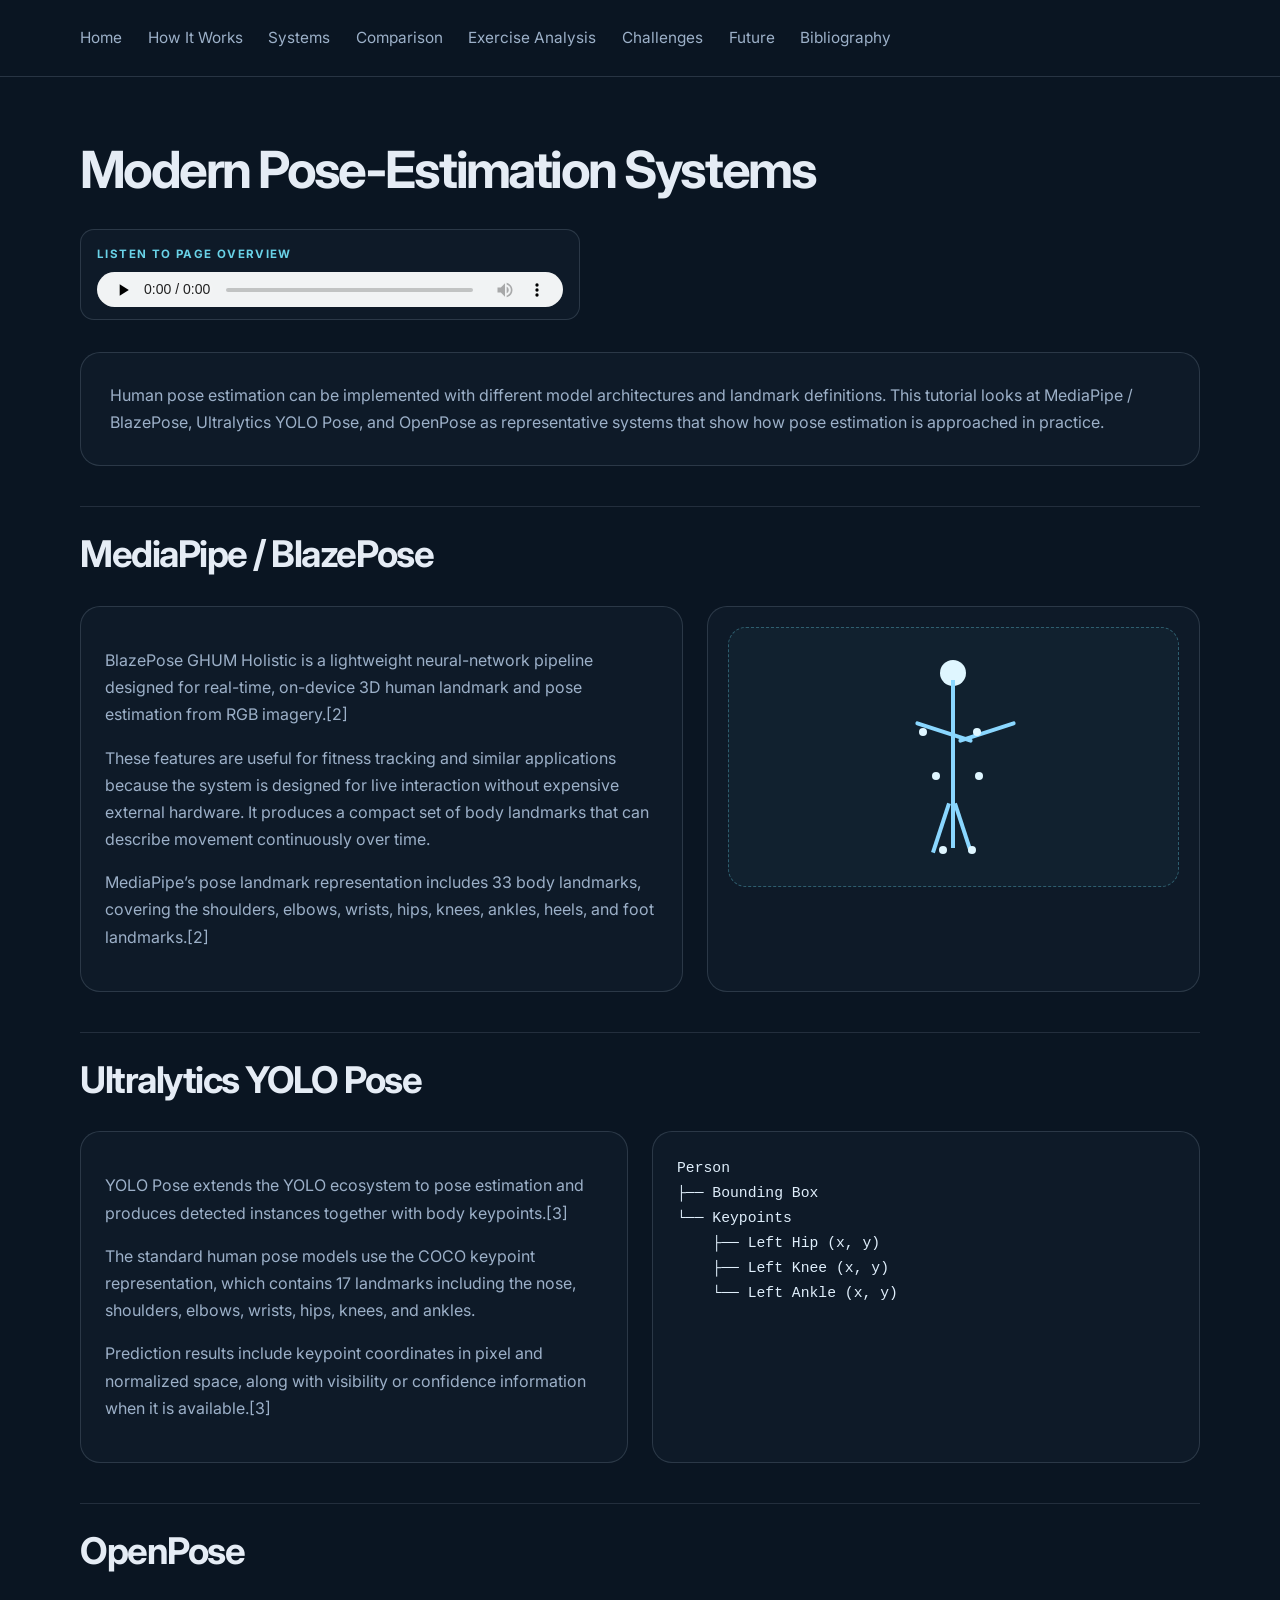
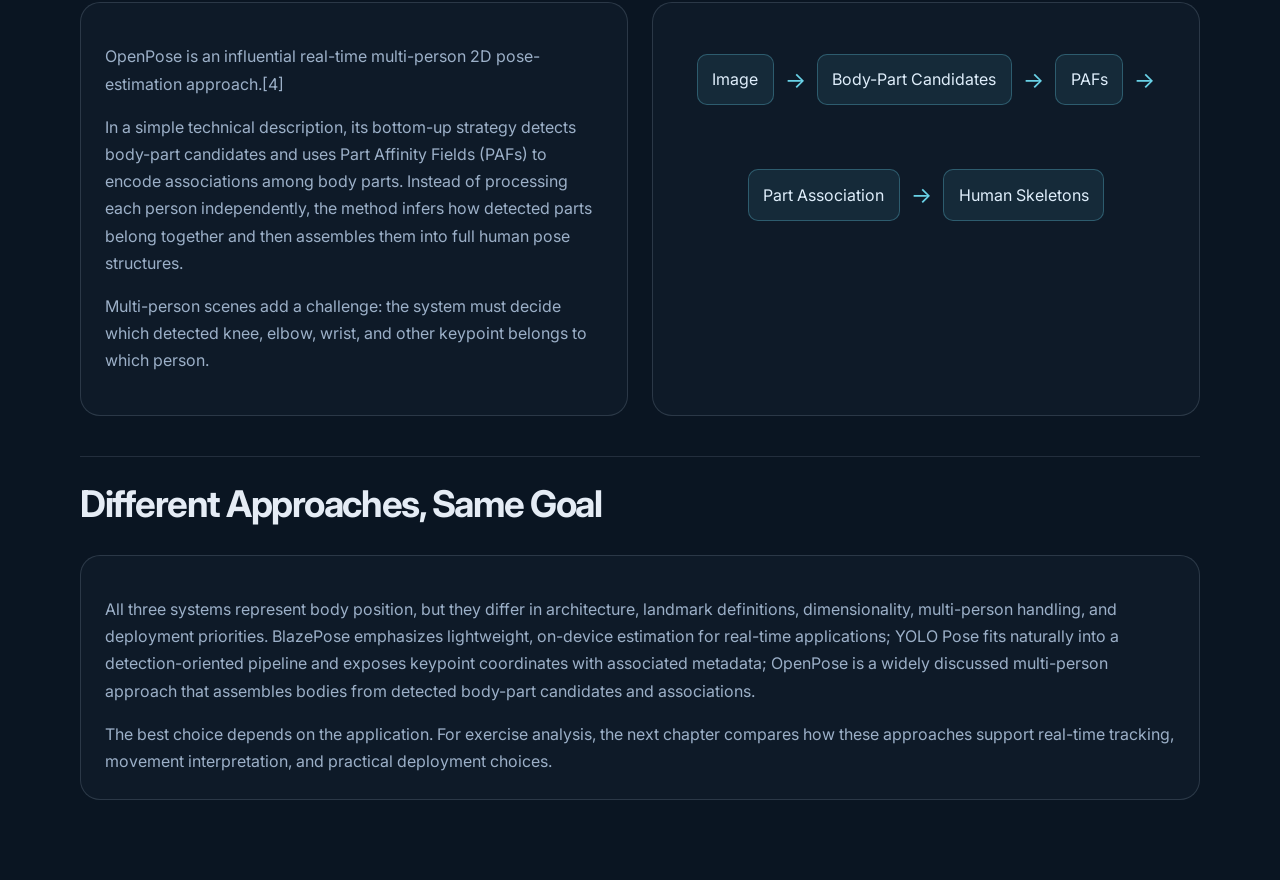
<file: systems.html>
<!DOCTYPE html>
<html lang="en">
  <head>
    <meta charset="UTF-8" />
    <meta name="viewport" content="width=device-width, initial-scale=1.0" />
    <meta
      name="description"
      content="Systems overview for the tutorial on real-time human pose estimation."
    />
    <title>Systems | Real-Time Human Pose Estimation</title>
    <link rel="preconnect" href="https://fonts.googleapis.com" />
    <link rel="preconnect" href="https://fonts.gstatic.com" crossorigin />
    <link
      href="https://fonts.googleapis.com/css2?family=Inter:wght@400;500;600;700;800&display=swap"
      rel="stylesheet"
    />
    <link rel="stylesheet" href="style.css" />
  </head>
  <body>
    <header class="site-header">
      <nav class="nav container" aria-label="Main navigation">
        <div class="nav-links">
          <a href="index.html">Home</a>
          <a href="how-it-works.html">How It Works</a>
          <a href="systems.html">Systems</a>
          <a href="comparison.html">Comparison</a>
          <a href="exercise-analysis.html">Exercise Analysis</a>
          <a href="challenges.html">Challenges</a>
          <a href="future.html">Future</a>
          <a href="bibliography.html">Bibliography</a>
        </div>
      </nav>
    </header>

    <main class="container" style="padding: 4rem 0 5rem;">
      <article aria-labelledby="page-title">
        <header style="margin-bottom: 2rem;">
          <h1 id="page-title" style="margin: 0; font-size: clamp(2.4rem, 4vw, 3.5rem); line-height: 1.1; letter-spacing: -0.05em;">
            Modern Pose-Estimation Systems
          </h1>
        </header>

        <section class="page-audio" aria-label="Page overview audio">
          <div class="audio-label">Listen to Page Overview</div>
          <audio controls preload="none">
            <source src="audio/Systems.m4a" type="audio/mp4" />
            Your browser does not support the audio element.
          </audio>
        </section>

        <section aria-labelledby="intro" style="margin-bottom: 2.5rem;">
          <div style="padding: 1.8rem; border: 1px solid rgba(148, 163, 184, 0.22); border-radius: 20px; background: rgba(17, 30, 44, 0.72); color: var(--muted);">
            <p id="intro" style="margin: 0;">
              Human pose estimation can be implemented with different model architectures and
              landmark definitions. This tutorial looks at MediaPipe / BlazePose, Ultralytics
              YOLO Pose, and OpenPose as representative systems that show how pose estimation is
              approached in practice.
            </p>
          </div>
        </section>

        <section aria-labelledby="blazepose" style="margin-top: 2rem; padding-top: 1rem; border-top: 1px solid rgba(148, 163, 184, 0.18);">
          <h2 id="blazepose" style="margin: 0 0 1.25rem; font-size: clamp(1.7rem, 3vw, 2.3rem); letter-spacing: -0.04em;">MediaPipe / BlazePose</h2>
          <div style="display: grid; grid-template-columns: 1.1fr 0.9fr; gap: 1.5rem; align-items: stretch;">
            <div style="padding: 1.5rem; border: 1px solid rgba(148, 163, 184, 0.22); border-radius: 20px; background: rgba(17, 30, 44, 0.72); color: var(--muted);">
              <p>
                BlazePose GHUM Holistic is a lightweight neural-network pipeline designed for
                real-time, on-device 3D human landmark and pose estimation from RGB imagery.<a href="bibliography.html#ref2" aria-label="Reference 2">[2]</a>
              </p>
              <p>
                These features are useful for fitness tracking and similar applications because the
                system is designed for live interaction without expensive external hardware. It
                produces a compact set of body landmarks that can describe movement continuously
                over time.
              </p>
              <p>
                MediaPipe’s pose landmark representation includes 33 body landmarks, covering the
                shoulders, elbows, wrists, hips, knees, ankles, heels, and foot landmarks.<a href="bibliography.html#ref2" aria-label="Reference 2">[2]</a>
              </p>
            </div>
            <figure style="margin: 0; padding: 1.25rem; border: 1px solid rgba(148, 163, 184, 0.22); border-radius: 20px; background: rgba(17, 30, 44, 0.72);">
              <div style="display: grid; place-items: center; min-height: 260px; border-radius: 18px; border: 1px dashed rgba(105, 210, 231, 0.35); background: rgba(105, 210, 231, 0.04); color: #dfeefb;">
                <div style="position: relative; width: 180px; height: 210px;">
                  <div style="position: absolute; left: 50%; top: 8px; width: 26px; height: 26px; border-radius: 50%; background: #dff6ff; transform: translateX(-50%);"></div>
                  <div style="position: absolute; left: 50%; top: 28px; width: 4px; height: 38px; background: #8ad7ff; transform: translateX(-50%);"></div>
                  <div style="position: absolute; left: 50%; top: 64px; width: 4px; height: 72px; background: #8ad7ff; transform: translateX(-50%);"></div>
                  <div style="position: absolute; left: 50%; top: 132px; width: 4px; height: 64px; background: #8ad7ff; transform: translateX(-50%);"></div>
                  <div style="position: absolute; left: 28%; top: 78px; width: 60px; height: 4px; background: #8ad7ff; transform: rotate(18deg); transform-origin: center; border-radius: 999px;"></div>
                  <div style="position: absolute; left: 52%; top: 78px; width: 60px; height: 4px; background: #8ad7ff; transform: rotate(-18deg); transform-origin: center; border-radius: 999px;"></div>
                  <div style="position: absolute; left: 42%; top: 150px; width: 4px; height: 52px; background: #8ad7ff; transform: rotate(18deg);"></div>
                  <div style="position: absolute; left: 54%; top: 150px; width: 4px; height: 52px; background: #8ad7ff; transform: rotate(-18deg);"></div>
                  <div style="position: absolute; left: 31%; top: 76px; width: 8px; height: 8px; border-radius: 50%; background: #dff6ff;"></div>
                  <div style="position: absolute; left: 61%; top: 76px; width: 8px; height: 8px; border-radius: 50%; background: #dff6ff;"></div>
                  <div style="position: absolute; left: 38%; top: 120px; width: 8px; height: 8px; border-radius: 50%; background: #dff6ff;"></div>
                  <div style="position: absolute; left: 62%; top: 120px; width: 8px; height: 8px; border-radius: 50%; background: #dff6ff;"></div>
                  <div style="position: absolute; left: 42%; top: 194px; width: 8px; height: 8px; border-radius: 50%; background: #dff6ff;"></div>
                  <div style="position: absolute; left: 58%; top: 194px; width: 8px; height: 8px; border-radius: 50%; background: #dff6ff;"></div>
                </div>
              </div>
            </figure>
          </div>
        </section>

        <section aria-labelledby="yolopose" style="margin-top: 2.5rem; padding-top: 1rem; border-top: 1px solid rgba(148, 163, 184, 0.18);">
          <h2 id="yolopose" style="margin: 0 0 1.25rem; font-size: clamp(1.7rem, 3vw, 2.3rem); letter-spacing: -0.04em;">Ultralytics YOLO Pose</h2>
          <div style="display: grid; grid-template-columns: 1fr 1fr; gap: 1.5rem; align-items: stretch;">
            <div style="padding: 1.5rem; border: 1px solid rgba(148, 163, 184, 0.22); border-radius: 20px; background: rgba(17, 30, 44, 0.72); color: var(--muted);">
              <p>
                YOLO Pose extends the YOLO ecosystem to pose estimation and produces detected
                instances together with body keypoints.<a href="bibliography.html#ref3" aria-label="Reference 3">[3]</a>
              </p>
              <p>
                The standard human pose models use the COCO keypoint representation, which
                contains 17 landmarks including the nose, shoulders, elbows, wrists, hips,
                knees, and ankles.
              </p>
              <p>
                Prediction results include keypoint coordinates in pixel and normalized space,
                along with visibility or confidence information when it is available.<a href="bibliography.html#ref3" aria-label="Reference 3">[3]</a>
              </p>
            </div>
            <figure style="margin: 0; padding: 1.5rem; border: 1px solid rgba(148, 163, 184, 0.22); border-radius: 20px; background: rgba(17, 30, 44, 0.72);">
              <pre style="margin: 0; white-space: pre-wrap; color: #dfeefb; font-family: Consolas, 'SFMono-Regular', monospace; font-size: 0.92rem; line-height: 1.7;">Person
├── Bounding Box
└── Keypoints
    ├── Left Hip (x, y)
    ├── Left Knee (x, y)
    └── Left Ankle (x, y)</pre>
            </figure>
          </div>
        </section>

        <section aria-labelledby="openpose" style="margin-top: 2.5rem; padding-top: 1rem; border-top: 1px solid rgba(148, 163, 184, 0.18);">
          <h2 id="openpose" style="margin: 0 0 1.25rem; font-size: clamp(1.7rem, 3vw, 2.3rem); letter-spacing: -0.04em;">OpenPose</h2>
          <div style="display: grid; grid-template-columns: 1fr 1fr; gap: 1.5rem; align-items: stretch;">
            <div style="padding: 1.5rem; border: 1px solid rgba(148, 163, 184, 0.22); border-radius: 20px; background: rgba(17, 30, 44, 0.72); color: var(--muted);">
              <p>
                OpenPose is an influential real-time multi-person 2D pose-estimation approach.<a href="bibliography.html#ref4" aria-label="Reference 4">[4]</a>
              </p>
              <p>
                In a simple technical description, its bottom-up strategy detects body-part
                candidates and uses Part Affinity Fields (PAFs) to encode associations among
                body parts. Instead of processing each person independently, the method infers
                how detected parts belong together and then assembles them into full human pose
                structures.
              </p>
              <p>
                Multi-person scenes add a challenge: the system must decide which detected knee,
                elbow, wrist, and other keypoint belongs to which person.
              </p>
            </div>
            <figure style="margin: 0; padding: 1.5rem; border: 1px solid rgba(148, 163, 184, 0.22); border-radius: 20px; background: rgba(17, 30, 44, 0.72);">
              <div style="display: flex; flex-wrap: wrap; align-items: center; justify-content: center; gap: 0.7rem; min-height: 220px; color: #dfeefb; text-align: center;">
                <span style="padding: 0.7rem 0.9rem; border-radius: 10px; background: rgba(105, 210, 231, 0.09); border: 1px solid rgba(105, 210, 231, 0.3);">Image</span>
                <span aria-hidden="true" style="color: var(--accent); font-size: 1.4rem;">→</span>
                <span style="padding: 0.7rem 0.9rem; border-radius: 10px; background: rgba(105, 210, 231, 0.09); border: 1px solid rgba(105, 210, 231, 0.3);">Body-Part Candidates</span>
                <span aria-hidden="true" style="color: var(--accent); font-size: 1.4rem;">→</span>
                <span style="padding: 0.7rem 0.9rem; border-radius: 10px; background: rgba(105, 210, 231, 0.09); border: 1px solid rgba(105, 210, 231, 0.3);">PAFs</span>
                <span aria-hidden="true" style="color: var(--accent); font-size: 1.4rem;">→</span>
                <span style="padding: 0.7rem 0.9rem; border-radius: 10px; background: rgba(105, 210, 231, 0.09); border: 1px solid rgba(105, 210, 231, 0.3);">Part Association</span>
                <span aria-hidden="true" style="color: var(--accent); font-size: 1.4rem;">→</span>
                <span style="padding: 0.7rem 0.9rem; border-radius: 10px; background: rgba(105, 210, 231, 0.09); border: 1px solid rgba(105, 210, 231, 0.3);">Human Skeletons</span>
              </div>
            </figure>
          </div>
        </section>

        <section aria-labelledby="different-approaches-same-goal" style="margin-top: 2.5rem; padding-top: 1rem; border-top: 1px solid rgba(148, 163, 184, 0.18);">
          <h2 id="different-approaches-same-goal" style="margin: 0 0 1.25rem; font-size: clamp(1.7rem, 3vw, 2.3rem); letter-spacing: -0.04em;">Different Approaches, Same Goal</h2>
          <div style="padding: 1.5rem; border: 1px solid rgba(148, 163, 184, 0.22); border-radius: 20px; background: rgba(17, 30, 44, 0.72); color: var(--muted);">
            <p>
              All three systems represent body position, but they differ in architecture,
              landmark definitions, dimensionality, multi-person handling, and deployment
              priorities. BlazePose emphasizes lightweight, on-device estimation for real-time
              applications; YOLO Pose fits naturally into a detection-oriented pipeline and
              exposes keypoint coordinates with associated metadata; OpenPose is a widely
              discussed multi-person approach that assembles bodies from detected body-part
              candidates and associations.
            </p>
            <p style="margin-bottom: 0;">
              The best choice depends on the application. For exercise analysis, the next
              chapter compares how these approaches support real-time tracking, movement
              interpretation, and practical deployment choices.
            </p>
          </div>
        </section>
      </article>
    </main>
  </body>
</html>
</file>
<file: style.css>
:root {
  --bg: #0a1522;
  --bg-soft: #0d1a2a;
  --panel: rgba(12, 24, 38, 0.78);
  --panel-border: rgba(148, 163, 184, 0.18);
  --card: #f8fafc;
  --text: #e5ecf5;
  --muted: #9cb0c8;
  --accent: #69d2e7;
  --accent-strong: #4ea7ff;
  --accent-soft: rgba(105, 210, 231, 0.12);
  --line: rgba(148, 163, 184, 0.22);
  --shadow: 0 24px 60px rgba(5, 10, 20, 0.45);
}

* {
  box-sizing: border-box;
}

html {
  scroll-behavior: smooth;
  background-color: var(--bg);
  background-image: none;
}

body {
  margin: 0;
  font-family: "Inter", "Segoe UI", sans-serif;
  background-color: var(--bg);
  background-image: none;
  color: var(--text);
  line-height: 1.7;
}

html,
main,
.site-header,
.site-footer,
.hero,
.section,
.page-shell,
.page-section {
  background-color: var(--bg);
  background-image: none;
}

main,
.site-header,
.site-footer,
.hero,
.section,
.page-shell,
.page-section {
  background-color: var(--bg);
  background-image: none;
}

img {
  max-width: 100%;
  display: block;
}

a {
  color: inherit;
  text-decoration: none;
}

.container {
  width: min(1120px, calc(100% - 2rem));
  margin: 0 auto;
}

.page-audio {
  margin: 1.2rem 0 2rem;
  padding: 0.9rem 1rem 0.75rem;
  border: 1px solid rgba(148, 163, 184, 0.22);
  border-radius: 14px;
  background: rgba(17, 30, 44, 0.72);
  max-width: 500px;
}

.audio-label {
  margin: 0 0 0.5rem;
  font-size: 0.72rem;
  font-weight: 700;
  letter-spacing: 0.12em;
  text-transform: uppercase;
  color: var(--accent);
}

.page-audio audio {
  width: 100%;
  max-width: 100%;
  display: block;
  height: 2.2rem;
}

.site-header {
  position: sticky;
  top: 0;
  z-index: 10;
  backdrop-filter: none;
  background-color: var(--bg);
  background-image: none;
  border-bottom: 1px solid var(--line);
}

.nav {
  display: flex;
  align-items: center;
  justify-content: space-between;
  min-height: 76px;
  gap: 1rem;
}

.brand {
  font-size: 1.15rem;
  font-weight: 800;
  letter-spacing: 0.08em;
  text-transform: uppercase;
  color: #eff6ff;
}

.nav-links {
  display: flex;
  align-items: center;
  gap: 1.6rem;
  color: var(--muted);
  font-size: 0.96rem;
}

.nav-links a {
  transition: color 0.2s ease;
}

.nav-links a:hover,
.nav-links a:focus-visible {
  color: var(--text);
}

.nav-button,
.primary-button {
  display: inline-flex;
  align-items: center;
  justify-content: center;
  border-radius: 999px;
  font-weight: 700;
  transition: transform 0.2s ease, box-shadow 0.2s ease, background 0.2s ease;
}

.nav-button {
  padding: 0.75rem 1.2rem;
  background: rgba(105, 210, 231, 0.08);
  border: 1px solid rgba(105, 210, 231, 0.35);
  color: var(--text);
}

.primary-button {
  padding: 0.95rem 1.6rem;
  background: var(--accent);
  color: #031521;
  box-shadow: none;
}

.nav-button:hover,
.nav-button:focus-visible,
.primary-button:hover,
.primary-button:focus-visible {
  transform: translateY(-1px);
}

.hero {
  padding: 5.5rem 0 4rem;
  background-color: var(--bg);
  background-image: none;
}

.hero-grid {
  display: grid;
  grid-template-columns: 1.15fr 0.85fr;
  gap: 2.5rem;
  align-items: center;
}

.eyebrow,
.section-kicker {
  margin: 0 0 1rem;
  font-size: 0.76rem;
  font-weight: 700;
  letter-spacing: 0.18em;
  text-transform: uppercase;
  color: var(--accent);
}

.hero-copy h1 {
  margin: 0;
  font-size: clamp(2.6rem, 5vw, 4.2rem);
  line-height: 1.02;
  letter-spacing: -0.05em;
  max-width: 700px;
}

.subtitle {
  margin-top: 1rem;
  color: #d7ebff;
  font-size: clamp(1.2rem, 2vw, 1.7rem);
  line-height: 1.4;
  font-weight: 500;
}

.intro {
  max-width: 620px;
  margin-top: 1.5rem;
  color: var(--muted);
  font-size: 1.06rem;
}

.actions {
  display: flex;
  align-items: center;
  margin-top: 2rem;
}

.author {
  margin-top: 1.8rem;
  color: #ebf4ff;
  font-size: 1.02rem;
  font-weight: 600;
}

.hero-visual {
  display: flex;
  justify-content: center;
}

.visual-card {
  position: relative;
  width: min(100%, 480px);
  aspect-ratio: 1 / 1;
  display: grid;
  place-items: center;
  border-radius: 28px;
  overflow: hidden;
  background: #0d1a2a;
  border: 1px solid var(--panel-border);
  box-shadow: none;
}

.visual-card::before {
  content: "";
  position: absolute;
  inset: 18px;
  border-radius: 22px;
  border: 1px solid rgba(105, 210, 231, 0.2);
}

.pose-diagram {
  position: relative;
  width: 72%;
  height: 72%;
}

.bone,
.joint {
  position: absolute;
  display: block;
}

.head {
  width: 70px;
  height: 70px;
  background: radial-gradient(circle at 35% 30%, #dff6ff 0%, #85d3ff 30%, #3b9de8 100%);
  border-radius: 50%;
  top: 14px;
  left: 50%;
  transform: translateX(-50%);
  box-shadow: 0 0 30px rgba(105, 210, 231, 0.24);
}

.neck {
  width: 10px;
  height: 30px;
  background: linear-gradient(180deg, #8ad7ff, #4d9de6);
  top: 82px;
  left: 50%;
  transform: translateX(-50%);
  border-radius: 999px;
}

.torso {
  width: 12px;
  height: 130px;
  background: linear-gradient(180deg, #9de0ff, #4b9ee8);
  top: 110px;
  left: 50%;
  transform: translateX(-50%);
  border-radius: 999px;
}

.left-arm {
  width: 110px;
  height: 10px;
  background: linear-gradient(90deg, #8ad7ff, #4b9ee8);
  top: 145px;
  left: 58%;
  transform: rotate(28deg);
  border-radius: 999px;
  transform-origin: left center;
}

.right-arm {
  width: 110px;
  height: 10px;
  background: linear-gradient(90deg, #8ad7ff, #4b9ee8);
  top: 145px;
  left: 24%;
  transform: rotate(-28deg);
  border-radius: 999px;
  transform-origin: right center;
}

.left-leg {
  width: 12px;
  height: 130px;
  background: linear-gradient(180deg, #8ad7ff, #4b9ee8);
  top: 235px;
  left: 46%;
  transform: rotate(16deg);
  border-radius: 999px;
}

.right-leg {
  width: 12px;
  height: 130px;
  background: linear-gradient(180deg, #8ad7ff, #4b9ee8);
  top: 235px;
  left: 54%;
  transform: rotate(-16deg);
  border-radius: 999px;
}

.joint {
  width: 14px;
  height: 14px;
  background: #dff6ff;
  border-radius: 50%;
  box-shadow: 0 0 0 4px rgba(105, 210, 231, 0.2);
}

.shoulder.left {
  top: 106px;
  left: 42%;
}

.shoulder.right {
  top: 106px;
  left: 58%;
}

.elbow.left {
  top: 145px;
  left: 60%;
}

.elbow.right {
  top: 145px;
  left: 40%;
}

.wrist.left {
  top: 176px;
  left: 70%;
}

.wrist.right {
  top: 176px;
  left: 30%;
}

.hip.left {
  top: 220px;
  left: 43%;
}

.hip.right {
  top: 220px;
  left: 57%;
}

.knee.left {
  top: 304px;
  left: 41%;
}

.knee.right {
  top: 304px;
  left: 59%;
}

.ankle.left {
  top: 356px;
  left: 39%;
}

.ankle.right {
  top: 356px;
  left: 61%;
}

.section {
  padding: 2rem 0 5rem;
}

.section-heading {
  margin-bottom: 2rem;
}

.section-heading h2 {
  margin: 0;
  font-size: clamp(1.9rem, 4vw, 2.7rem);
  line-height: 1.1;
  letter-spacing: -0.04em;
}

.feature-grid {
  display: grid;
  grid-template-columns: repeat(3, minmax(0, 1fr));
  gap: 1.5rem;
}

.feature-card {
  background: rgba(17, 30, 44, 0.72);
  border: 1px solid var(--panel-border);
  border-radius: 24px;
  padding: 1.8rem 1.5rem;
  box-shadow: 0 14px 35px rgba(8, 15, 29, 0.2);
}

.feature-card h3 {
  margin: 0 0 0.7rem;
  font-size: 1.32rem;
}

.feature-card p {
  margin: 0;
  color: var(--muted);
}

.site-footer {
  border-top: 1px solid var(--line);
  background-color: var(--bg);
  background-image: none;
}

.footer-inner {
  display: flex;
  justify-content: space-between;
  gap: 1rem;
  min-height: 80px;
  align-items: center;
  color: var(--muted);
  font-size: 0.96rem;
}

@media (max-width: 850px) {
  .hero-grid,
  .feature-grid {
    grid-template-columns: 1fr;
  }

  .hero {
    padding-top: 4rem;
  }

  .nav {
    flex-wrap: wrap;
    justify-content: center;
    padding: 1rem 0;
  }

  .nav-links {
    order: 3;
    width: 100%;
    justify-content: center;
    flex-wrap: wrap;
  }
}

@media (max-width: 520px) {
  .brand {
    letter-spacing: 0.04em;
  }

  .nav-links {
    gap: 0.9rem;
    font-size: 0.85rem;
  }

  .nav-button,
  .primary-button {
    width: 100%;
  }

  .actions {
    width: 100%;
  }

  .footer-inner {
    flex-direction: column;
    justify-content: center;
    text-align: center;
    padding: 1rem 0;
  }
}
</file>
